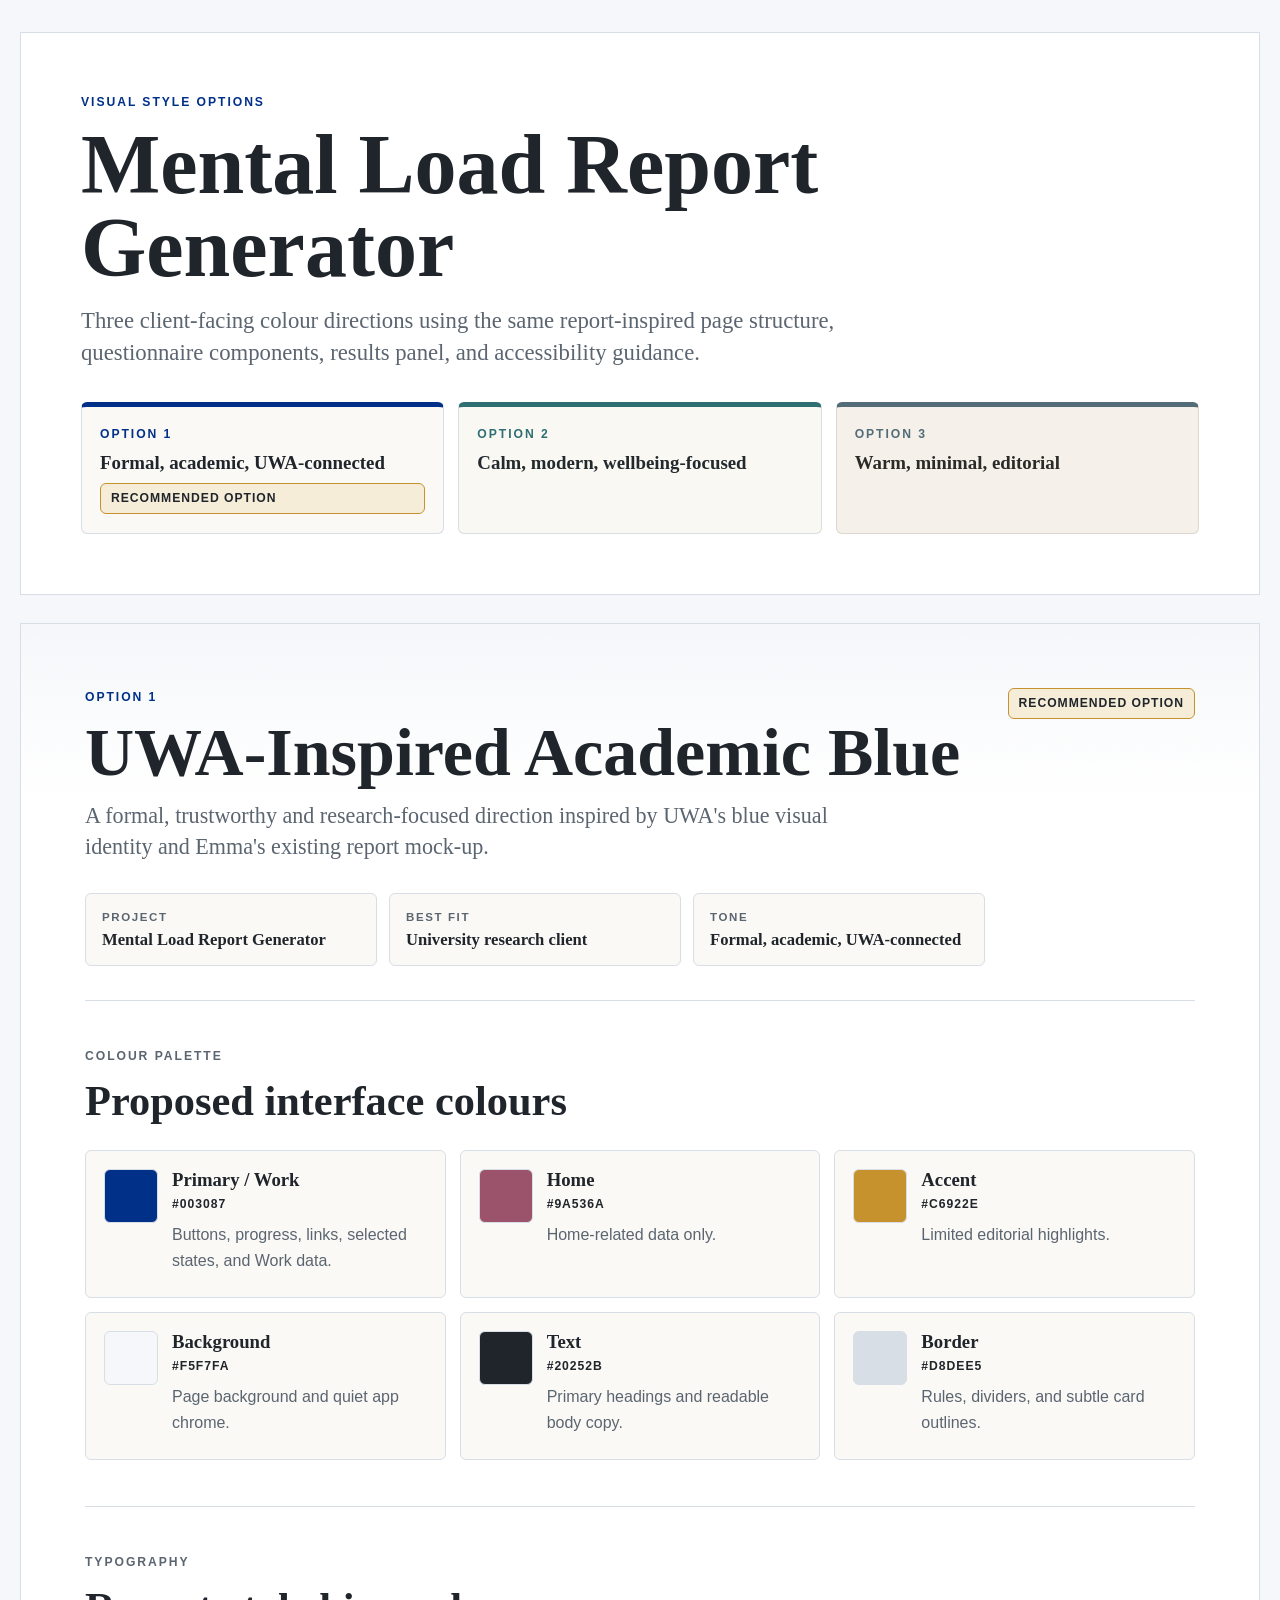
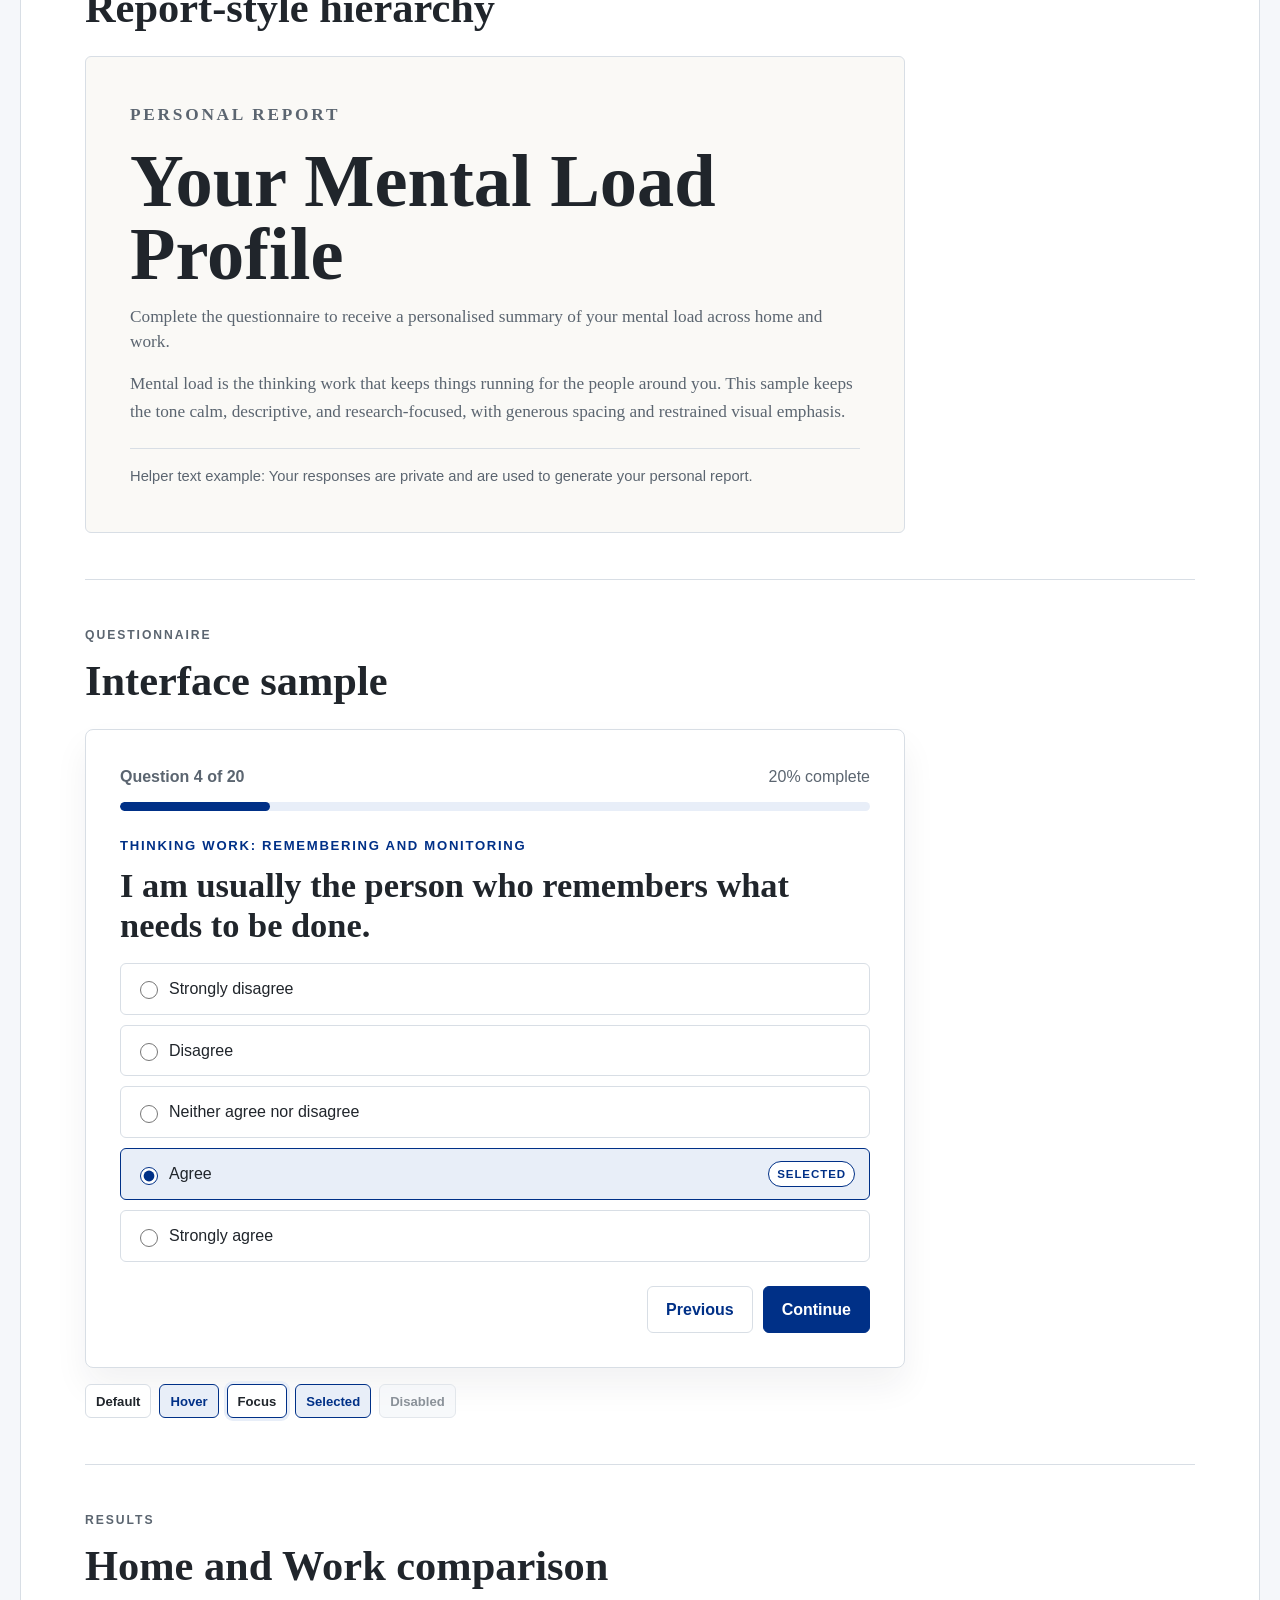
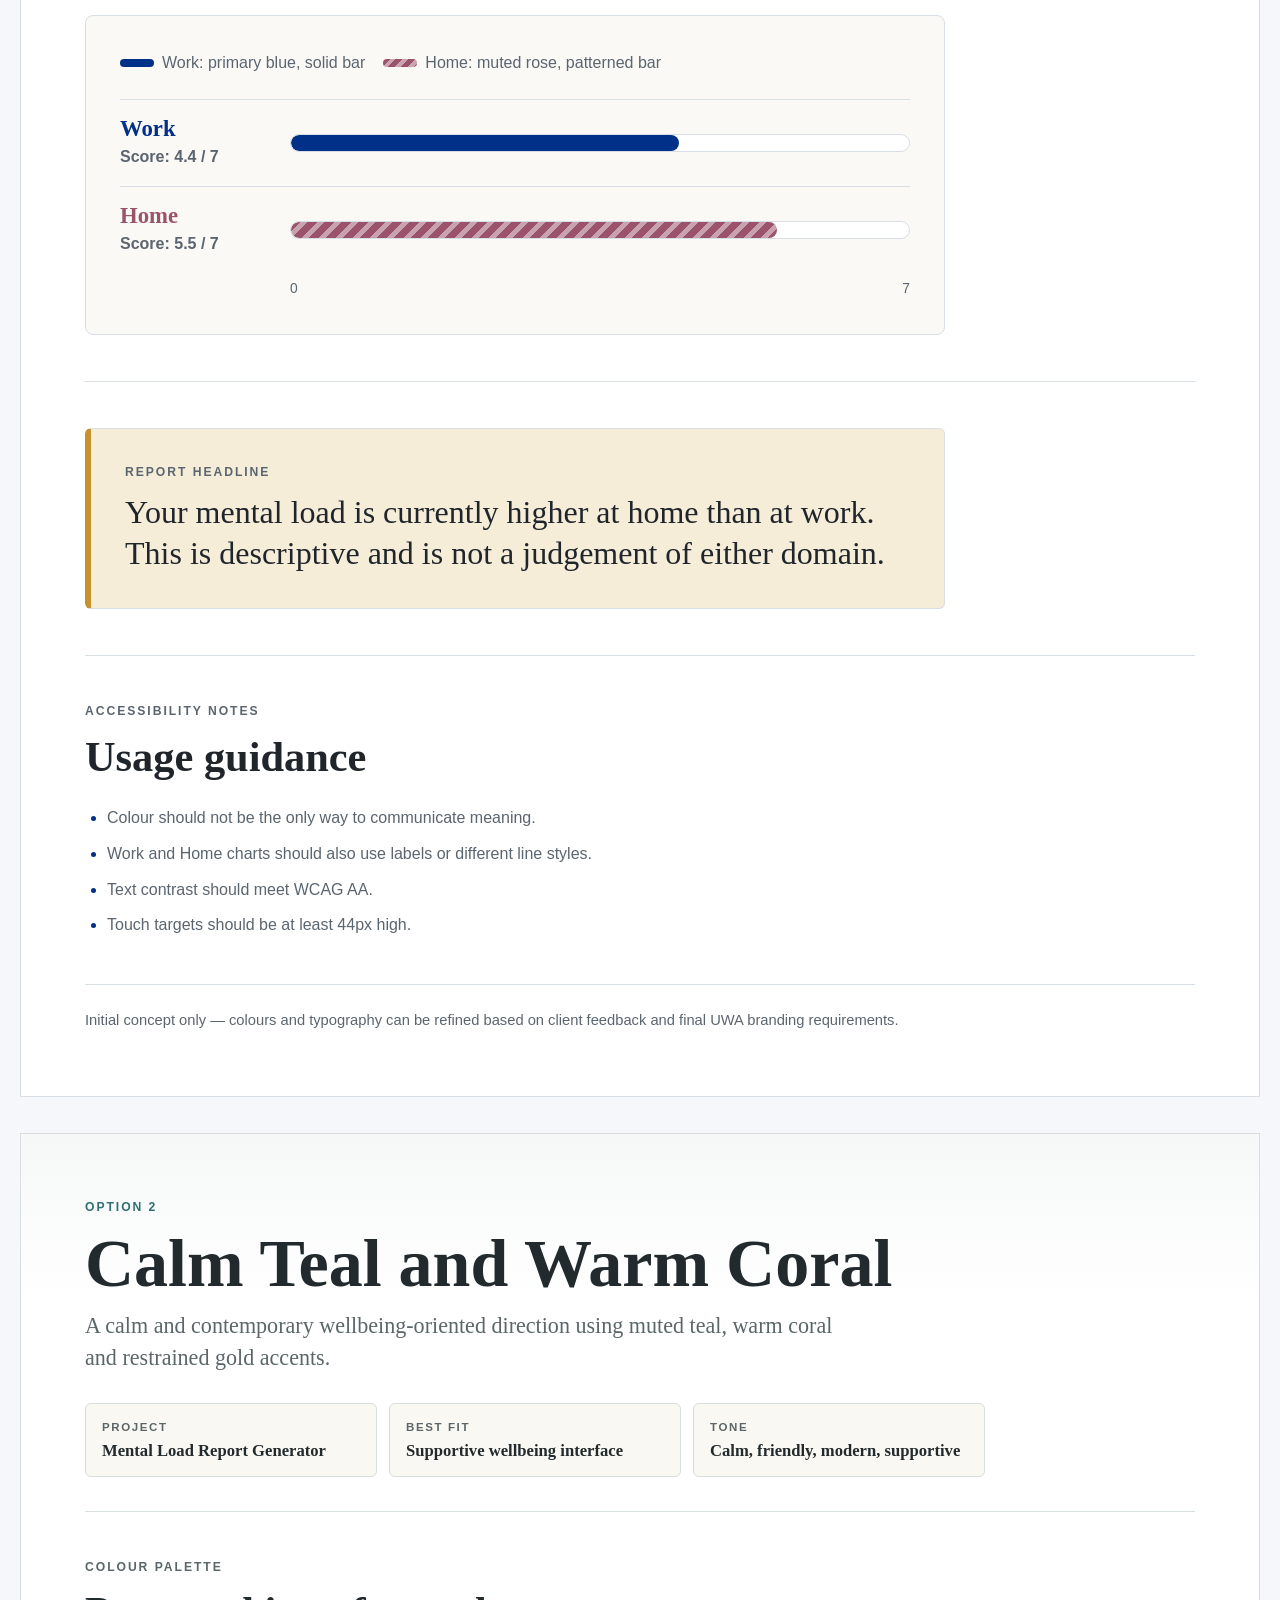
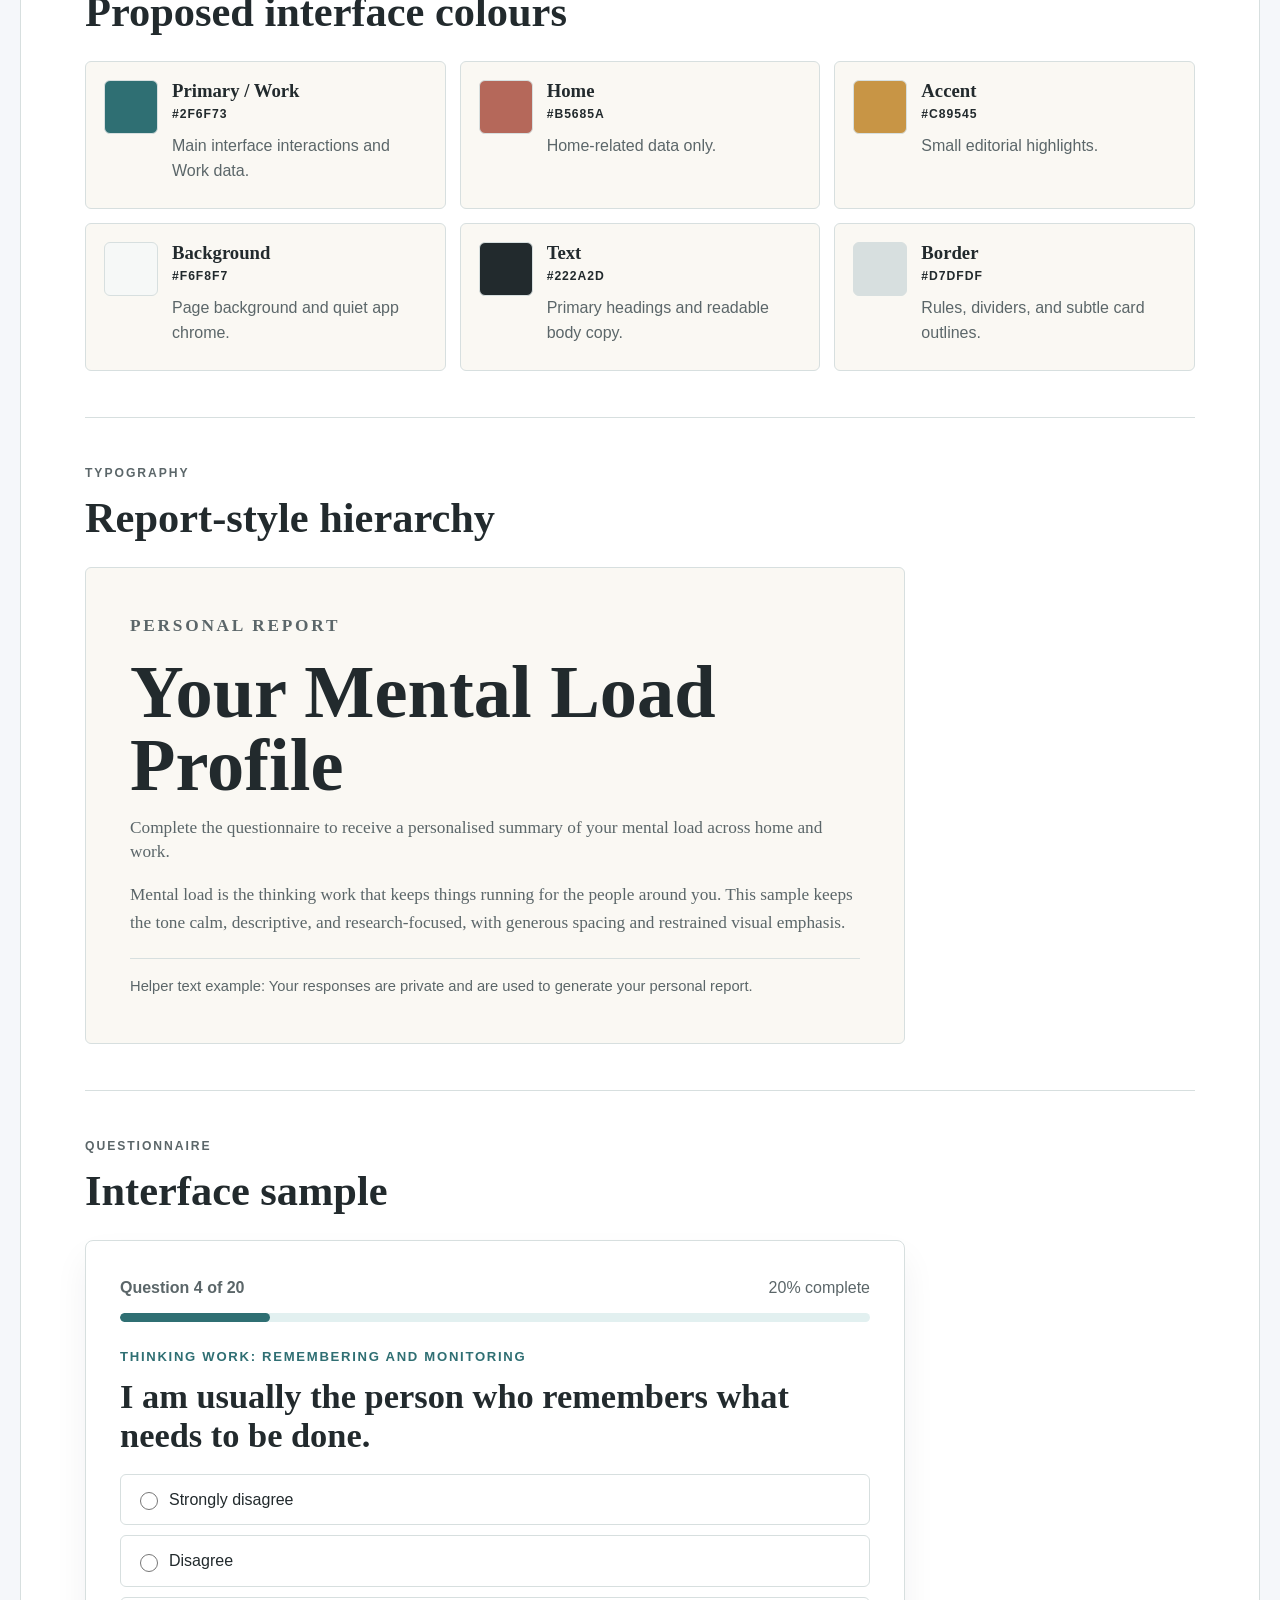
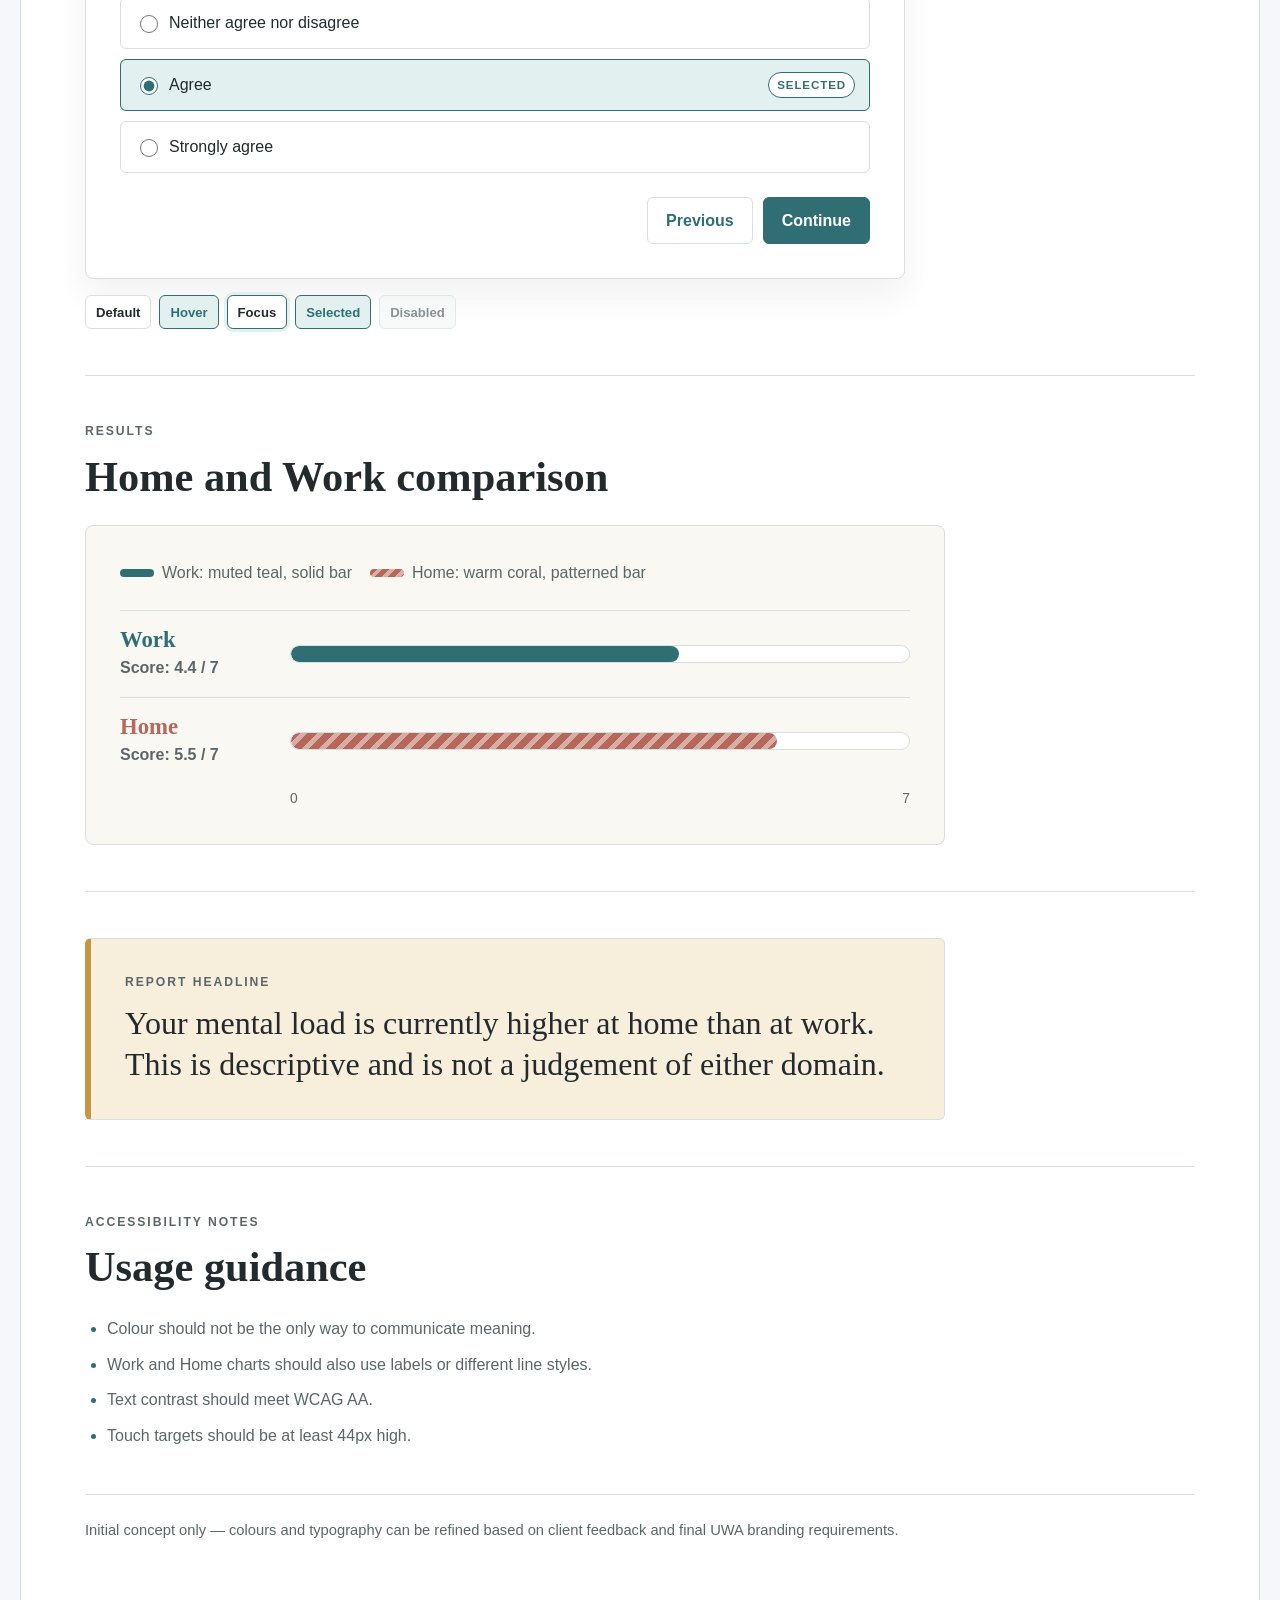
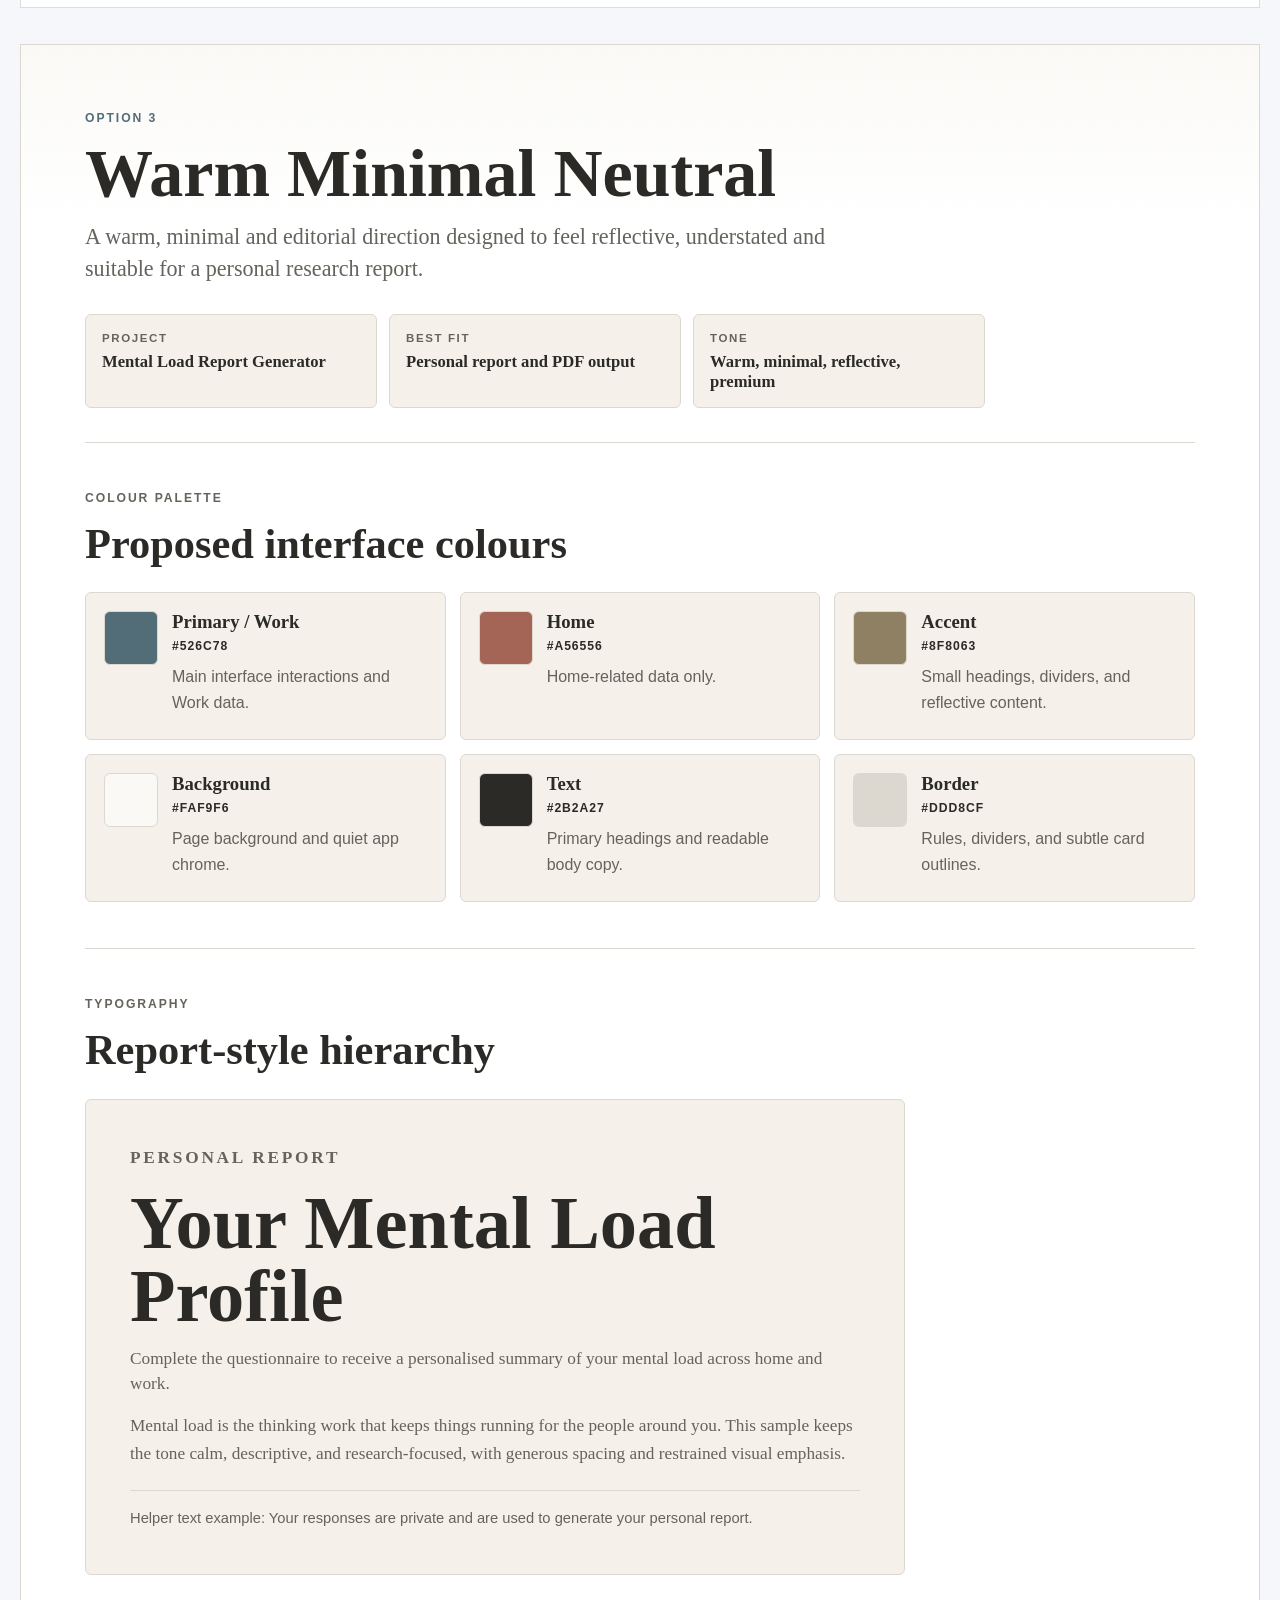
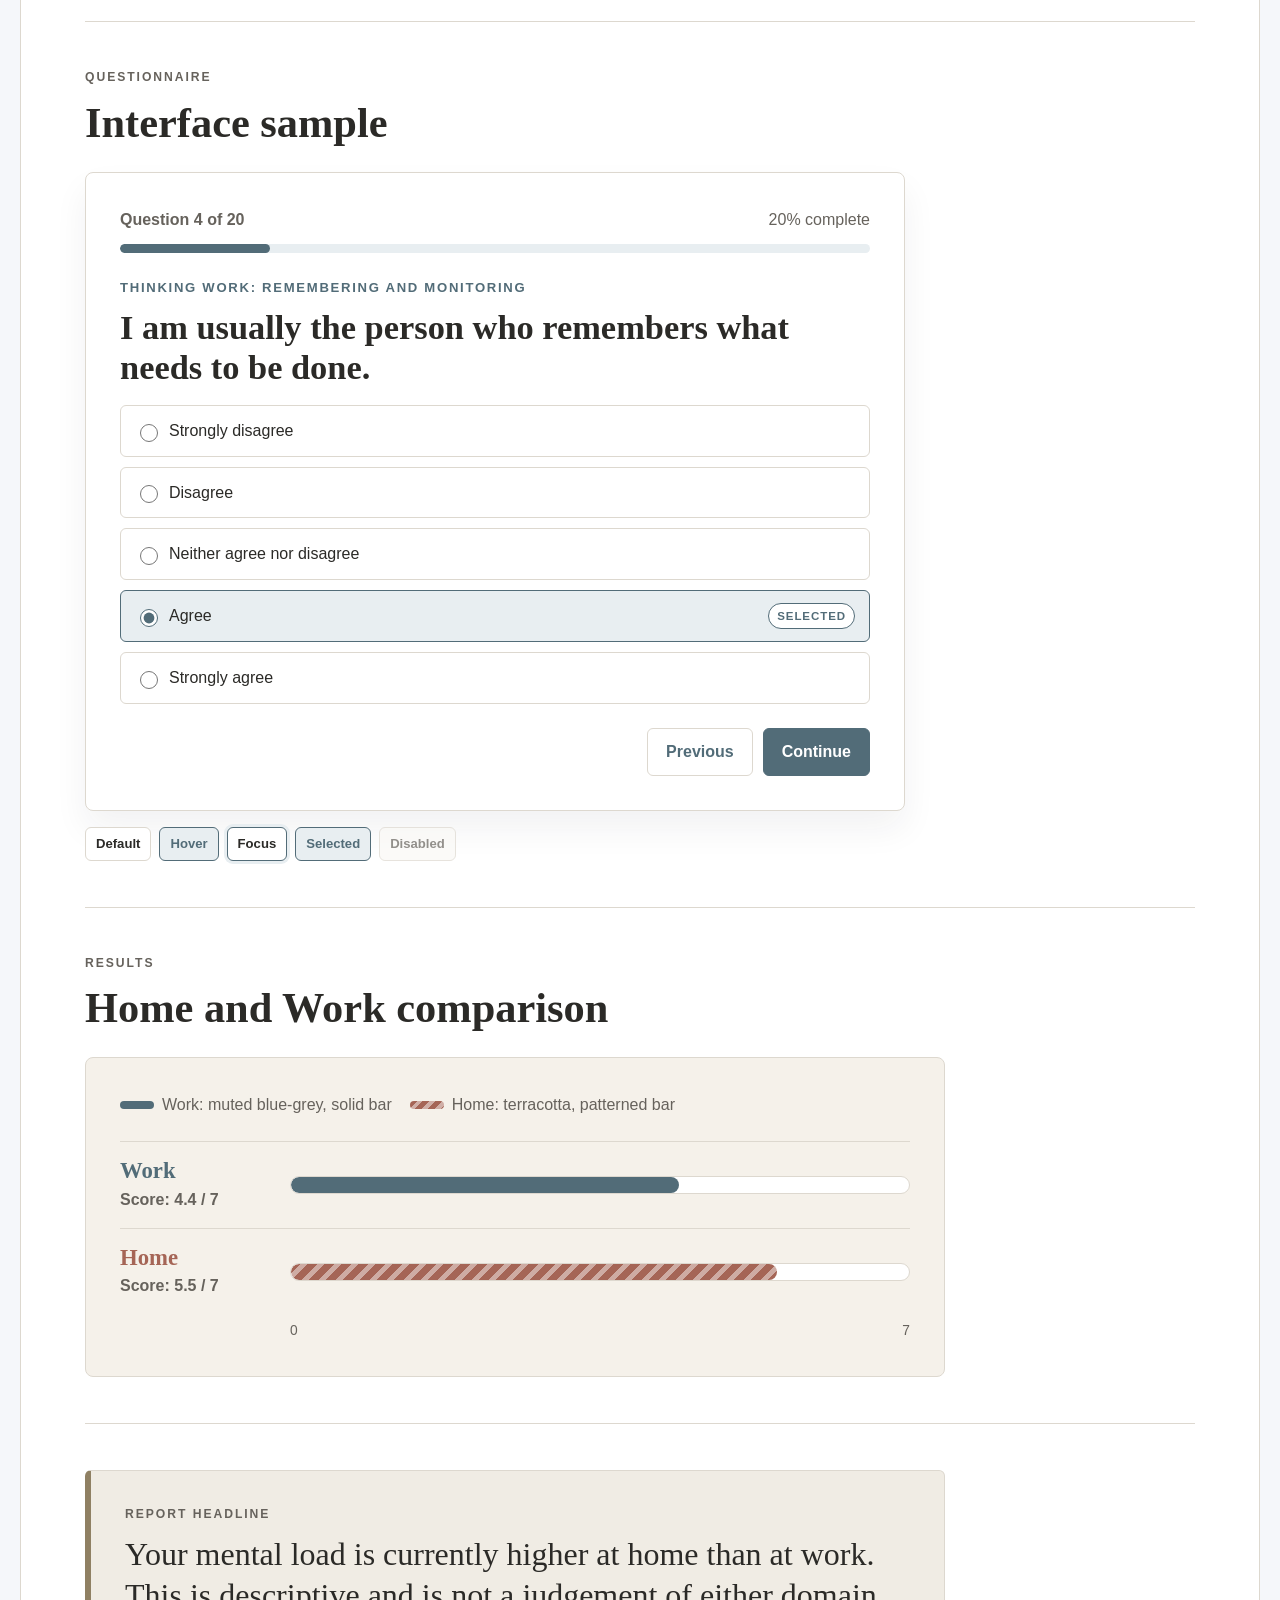
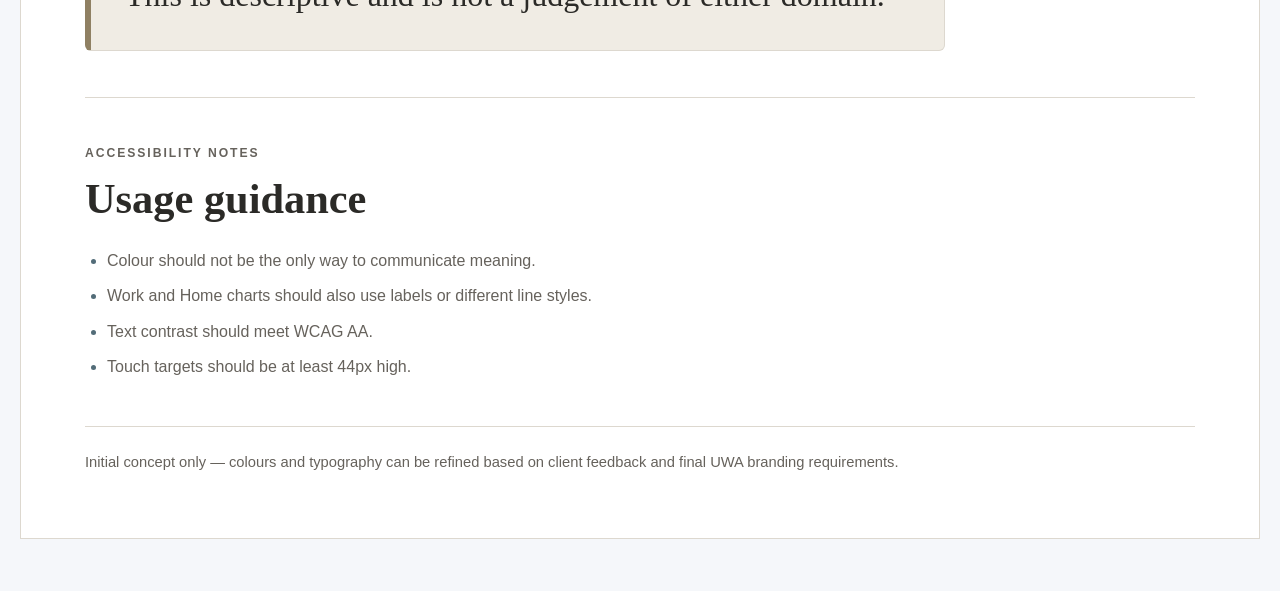
<file: docs/style-options/mental-load-report-generator/index.html>
<!DOCTYPE html>
<html lang="en">
<head>
  <meta charset="UTF-8">
  <meta name="viewport" content="width=device-width, initial-scale=1.0">
  <title>Mental Load Report Generator Visual Style Options</title>
  <link rel="stylesheet" href="styles.css">
</head>
<body>
  <main class="comparison-page">
    <!-- Comparison summary -->
    <section class="comparison-hero" aria-labelledby="comparison-title">
      <p class="option-label">VISUAL STYLE OPTIONS</p>
      <h1 id="comparison-title">Mental Load Report Generator</h1>
      <p class="comparison-intro">
        Three client-facing colour directions using the same report-inspired page structure, questionnaire components, results panel, and accessibility guidance.
      </p>

      <div class="summary-grid" aria-label="Option comparison summary">
        <a class="summary-card theme-option-1" href="option-1.html">
          <span class="summary-kicker">Option 1</span>
          <strong>Formal, academic, UWA-connected</strong>
          <span class="recommended-badge">Recommended Option</span>
        </a>
        <a class="summary-card theme-option-2" href="option-2.html">
          <span class="summary-kicker">Option 2</span>
          <strong>Calm, modern, wellbeing-focused</strong>
        </a>
        <a class="summary-card theme-option-3" href="option-3.html">
          <span class="summary-kicker">Option 3</span>
          <strong>Warm, minimal, editorial</strong>
        </a>
      </div>
    </section>

    <div class="options-stack">
      <article class="style-option theme-option-1" aria-labelledby="option-1-title">
        <!-- Header -->
        <header class="sample-header">
          <div class="option-heading-row">
            <div>
              <p class="option-label">OPTION 1</p>
              <h2 id="option-1-title">UWA-Inspired Academic Blue</h2>
            </div>
            <span class="recommended-badge">Recommended Option</span>
          </div>
          <p class="header-description">
            A formal, trustworthy and research-focused direction inspired by UWA's blue visual identity and Emma's existing report mock-up.
          </p>
          <dl class="header-meta" aria-label="Sample details">
            <div>
              <dt>Project</dt>
              <dd>Mental Load Report Generator</dd>
            </div>
            <div>
              <dt>Best fit</dt>
              <dd>University research client</dd>
            </div>
            <div>
              <dt>Tone</dt>
              <dd>Formal, academic, UWA-connected</dd>
            </div>
          </dl>
        </header>

        <!-- Colour palette -->
        <section class="section-block" aria-labelledby="option-1-palette-title">
          <div class="section-heading">
            <p class="section-label">COLOUR PALETTE</p>
            <h3 id="option-1-palette-title">Proposed interface colours</h3>
          </div>
          <div class="palette-grid">
            <article class="swatch-card">
              <span class="swatch swatch-primary" aria-hidden="true"></span>
              <div>
                <h4>Primary / Work</h4>
                <p class="hex-code">#003087</p>
                <p>Buttons, progress, links, selected states, and Work data.</p>
              </div>
            </article>
            <article class="swatch-card">
              <span class="swatch swatch-home" aria-hidden="true"></span>
              <div>
                <h4>Home</h4>
                <p class="hex-code">#9A536A</p>
                <p>Home-related data only.</p>
              </div>
            </article>
            <article class="swatch-card">
              <span class="swatch swatch-accent" aria-hidden="true"></span>
              <div>
                <h4>Accent</h4>
                <p class="hex-code">#C6922E</p>
                <p>Limited editorial highlights.</p>
              </div>
            </article>
            <article class="swatch-card">
              <span class="swatch swatch-background" aria-hidden="true"></span>
              <div>
                <h4>Background</h4>
                <p class="hex-code">#F5F7FA</p>
                <p>Page background and quiet app chrome.</p>
              </div>
            </article>
            <article class="swatch-card">
              <span class="swatch swatch-text" aria-hidden="true"></span>
              <div>
                <h4>Text</h4>
                <p class="hex-code">#20252B</p>
                <p>Primary headings and readable body copy.</p>
              </div>
            </article>
            <article class="swatch-card">
              <span class="swatch swatch-border" aria-hidden="true"></span>
              <div>
                <h4>Border</h4>
                <p class="hex-code">#D8DEE5</p>
                <p>Rules, dividers, and subtle card outlines.</p>
              </div>
            </article>
          </div>
        </section>

        <!-- Typography sample -->
        <section class="section-block typography-sample" aria-labelledby="option-1-type-title">
          <div class="section-heading">
            <p class="section-label">TYPOGRAPHY</p>
            <h3 id="option-1-type-title">Report-style hierarchy</h3>
          </div>
          <div class="report-type-panel">
            <p class="report-label">PERSONAL REPORT</p>
            <h3>Your Mental Load Profile</h3>
            <p class="report-subheading">
              Complete the questionnaire to receive a personalised summary of your mental load across home and work.
            </p>
            <p>
              Mental load is the thinking work that keeps things running for the people around you. This sample keeps the tone calm, descriptive, and research-focused, with generous spacing and restrained visual emphasis.
            </p>
            <p class="helper-text">
              Helper text example: Your responses are private and are used to generate your personal report.
            </p>
          </div>
        </section>

        <!-- Questionnaire mock-up -->
        <section class="section-block" aria-labelledby="option-1-questionnaire-title">
          <div class="section-heading">
            <p class="section-label">QUESTIONNAIRE</p>
            <h3 id="option-1-questionnaire-title">Interface sample</h3>
          </div>
          <article class="questionnaire-card" aria-labelledby="option-1-question-title">
            <div class="question-meta">
              <p><strong>Question 4 of 20</strong></p>
              <p aria-label="Progress">20% complete</p>
            </div>
            <div class="progress-track" aria-hidden="true">
              <span class="progress-fill"></span>
            </div>
            <p class="question-kicker">Thinking work: remembering and monitoring</p>
            <fieldset class="question-fieldset">
              <legend id="option-1-question-title">
                I am usually the person who remembers what needs to be done.
              </legend>
              <div class="likert-list" role="radiogroup" aria-label="Question 4 answers">
                <label class="likert-option">
                  <input type="radio" name="option-1-q4" value="strongly-disagree">
                  <span class="option-text">Strongly disagree</span>
                </label>
                <label class="likert-option">
                  <input type="radio" name="option-1-q4" value="disagree">
                  <span class="option-text">Disagree</span>
                </label>
                <label class="likert-option">
                  <input type="radio" name="option-1-q4" value="neither">
                  <span class="option-text">Neither agree nor disagree</span>
                </label>
                <label class="likert-option is-selected">
                  <input type="radio" name="option-1-q4" value="agree" checked>
                  <span class="option-text">Agree</span>
                  <span class="selected-tag">Selected</span>
                </label>
                <label class="likert-option">
                  <input type="radio" name="option-1-q4" value="strongly-agree">
                  <span class="option-text">Strongly agree</span>
                </label>
              </div>
            </fieldset>
            <div class="button-row">
              <button class="button button-secondary" type="button">Previous</button>
              <button class="button button-primary" type="button">Continue</button>
            </div>
          </article>
          <div class="state-strip" aria-label="Interface state examples">
            <span class="state-pill">Default</span>
            <span class="state-pill state-hover">Hover</span>
            <span class="state-pill state-focus">Focus</span>
            <span class="state-pill state-selected">Selected</span>
            <span class="state-pill state-disabled" aria-disabled="true">Disabled</span>
          </div>
        </section>

        <!-- Results mock-up -->
        <section class="section-block" aria-labelledby="option-1-results-title">
          <div class="section-heading">
            <p class="section-label">RESULTS</p>
            <h3 id="option-1-results-title">Home and Work comparison</h3>
          </div>
          <article class="results-panel" aria-label="Mental load score comparison">
            <div class="result-legend" aria-label="Chart legend">
              <span><i class="legend-line work-line" aria-hidden="true"></i>Work: primary blue, solid bar</span>
              <span><i class="legend-line home-line" aria-hidden="true"></i>Home: muted rose, patterned bar</span>
            </div>
            <div class="result-row work-row">
              <div class="result-copy">
                <h4>Work</h4>
                <p>Score: 4.4 / 7</p>
              </div>
              <div class="score-track" aria-hidden="true">
                <span class="score-fill work-fill" style="--score-width: 62.857%;"></span>
              </div>
            </div>
            <div class="result-row home-row">
              <div class="result-copy">
                <h4>Home</h4>
                <p>Score: 5.5 / 7</p>
              </div>
              <div class="score-track" aria-hidden="true">
                <span class="score-fill home-fill" style="--score-width: 78.571%;"></span>
              </div>
            </div>
            <div class="score-scale" aria-hidden="true">
              <span>0</span>
              <span>7</span>
            </div>
          </article>
        </section>

        <!-- Headline card -->
        <section class="section-block" aria-labelledby="option-1-headline-title">
          <div class="headline-card">
            <p class="headline-label" id="option-1-headline-title">REPORT HEADLINE</p>
            <p>
              Your mental load is currently higher at home than at work. This is descriptive and is not a judgement of either domain.
            </p>
          </div>
        </section>

        <!-- Accessibility notes -->
        <section class="section-block accessibility-notes" aria-labelledby="option-1-accessibility-title">
          <div class="section-heading">
            <p class="section-label">ACCESSIBILITY NOTES</p>
            <h3 id="option-1-accessibility-title">Usage guidance</h3>
          </div>
          <ul>
            <li>Colour should not be the only way to communicate meaning.</li>
            <li>Work and Home charts should also use labels or different line styles.</li>
            <li>Text contrast should meet WCAG AA.</li>
            <li>Touch targets should be at least 44px high.</li>
          </ul>
        </section>
        <p class="concept-note">Initial concept only — colours and typography can be refined based on client feedback and final UWA branding requirements.</p>
      </article>

      <article class="style-option theme-option-2" aria-labelledby="option-2-title">
        <!-- Header -->
        <header class="sample-header">
          <div class="option-heading-row">
            <div>
              <p class="option-label">OPTION 2</p>
              <h2 id="option-2-title">Calm Teal and Warm Coral</h2>
            </div>
          </div>
          <p class="header-description">
            A calm and contemporary wellbeing-oriented direction using muted teal, warm coral and restrained gold accents.
          </p>
          <dl class="header-meta" aria-label="Sample details">
            <div>
              <dt>Project</dt>
              <dd>Mental Load Report Generator</dd>
            </div>
            <div>
              <dt>Best fit</dt>
              <dd>Supportive wellbeing interface</dd>
            </div>
            <div>
              <dt>Tone</dt>
              <dd>Calm, friendly, modern, supportive</dd>
            </div>
          </dl>
        </header>

        <!-- Colour palette -->
        <section class="section-block" aria-labelledby="option-2-palette-title">
          <div class="section-heading">
            <p class="section-label">COLOUR PALETTE</p>
            <h3 id="option-2-palette-title">Proposed interface colours</h3>
          </div>
          <div class="palette-grid">
            <article class="swatch-card">
              <span class="swatch swatch-primary" aria-hidden="true"></span>
              <div>
                <h4>Primary / Work</h4>
                <p class="hex-code">#2F6F73</p>
                <p>Main interface interactions and Work data.</p>
              </div>
            </article>
            <article class="swatch-card">
              <span class="swatch swatch-home" aria-hidden="true"></span>
              <div>
                <h4>Home</h4>
                <p class="hex-code">#B5685A</p>
                <p>Home-related data only.</p>
              </div>
            </article>
            <article class="swatch-card">
              <span class="swatch swatch-accent" aria-hidden="true"></span>
              <div>
                <h4>Accent</h4>
                <p class="hex-code">#C89545</p>
                <p>Small editorial highlights.</p>
              </div>
            </article>
            <article class="swatch-card">
              <span class="swatch swatch-background" aria-hidden="true"></span>
              <div>
                <h4>Background</h4>
                <p class="hex-code">#F6F8F7</p>
                <p>Page background and quiet app chrome.</p>
              </div>
            </article>
            <article class="swatch-card">
              <span class="swatch swatch-text" aria-hidden="true"></span>
              <div>
                <h4>Text</h4>
                <p class="hex-code">#222A2D</p>
                <p>Primary headings and readable body copy.</p>
              </div>
            </article>
            <article class="swatch-card">
              <span class="swatch swatch-border" aria-hidden="true"></span>
              <div>
                <h4>Border</h4>
                <p class="hex-code">#D7DFDF</p>
                <p>Rules, dividers, and subtle card outlines.</p>
              </div>
            </article>
          </div>
        </section>

        <!-- Typography sample -->
        <section class="section-block typography-sample" aria-labelledby="option-2-type-title">
          <div class="section-heading">
            <p class="section-label">TYPOGRAPHY</p>
            <h3 id="option-2-type-title">Report-style hierarchy</h3>
          </div>
          <div class="report-type-panel">
            <p class="report-label">PERSONAL REPORT</p>
            <h3>Your Mental Load Profile</h3>
            <p class="report-subheading">
              Complete the questionnaire to receive a personalised summary of your mental load across home and work.
            </p>
            <p>
              Mental load is the thinking work that keeps things running for the people around you. This sample keeps the tone calm, descriptive, and research-focused, with generous spacing and restrained visual emphasis.
            </p>
            <p class="helper-text">
              Helper text example: Your responses are private and are used to generate your personal report.
            </p>
          </div>
        </section>

        <!-- Questionnaire mock-up -->
        <section class="section-block" aria-labelledby="option-2-questionnaire-title">
          <div class="section-heading">
            <p class="section-label">QUESTIONNAIRE</p>
            <h3 id="option-2-questionnaire-title">Interface sample</h3>
          </div>
          <article class="questionnaire-card" aria-labelledby="option-2-question-title">
            <div class="question-meta">
              <p><strong>Question 4 of 20</strong></p>
              <p aria-label="Progress">20% complete</p>
            </div>
            <div class="progress-track" aria-hidden="true">
              <span class="progress-fill"></span>
            </div>
            <p class="question-kicker">Thinking work: remembering and monitoring</p>
            <fieldset class="question-fieldset">
              <legend id="option-2-question-title">
                I am usually the person who remembers what needs to be done.
              </legend>
              <div class="likert-list" role="radiogroup" aria-label="Question 4 answers">
                <label class="likert-option">
                  <input type="radio" name="option-2-q4" value="strongly-disagree">
                  <span class="option-text">Strongly disagree</span>
                </label>
                <label class="likert-option">
                  <input type="radio" name="option-2-q4" value="disagree">
                  <span class="option-text">Disagree</span>
                </label>
                <label class="likert-option">
                  <input type="radio" name="option-2-q4" value="neither">
                  <span class="option-text">Neither agree nor disagree</span>
                </label>
                <label class="likert-option is-selected">
                  <input type="radio" name="option-2-q4" value="agree" checked>
                  <span class="option-text">Agree</span>
                  <span class="selected-tag">Selected</span>
                </label>
                <label class="likert-option">
                  <input type="radio" name="option-2-q4" value="strongly-agree">
                  <span class="option-text">Strongly agree</span>
                </label>
              </div>
            </fieldset>
            <div class="button-row">
              <button class="button button-secondary" type="button">Previous</button>
              <button class="button button-primary" type="button">Continue</button>
            </div>
          </article>
          <div class="state-strip" aria-label="Interface state examples">
            <span class="state-pill">Default</span>
            <span class="state-pill state-hover">Hover</span>
            <span class="state-pill state-focus">Focus</span>
            <span class="state-pill state-selected">Selected</span>
            <span class="state-pill state-disabled" aria-disabled="true">Disabled</span>
          </div>
        </section>

        <!-- Results mock-up -->
        <section class="section-block" aria-labelledby="option-2-results-title">
          <div class="section-heading">
            <p class="section-label">RESULTS</p>
            <h3 id="option-2-results-title">Home and Work comparison</h3>
          </div>
          <article class="results-panel" aria-label="Mental load score comparison">
            <div class="result-legend" aria-label="Chart legend">
              <span><i class="legend-line work-line" aria-hidden="true"></i>Work: muted teal, solid bar</span>
              <span><i class="legend-line home-line" aria-hidden="true"></i>Home: warm coral, patterned bar</span>
            </div>
            <div class="result-row work-row">
              <div class="result-copy">
                <h4>Work</h4>
                <p>Score: 4.4 / 7</p>
              </div>
              <div class="score-track" aria-hidden="true">
                <span class="score-fill work-fill" style="--score-width: 62.857%;"></span>
              </div>
            </div>
            <div class="result-row home-row">
              <div class="result-copy">
                <h4>Home</h4>
                <p>Score: 5.5 / 7</p>
              </div>
              <div class="score-track" aria-hidden="true">
                <span class="score-fill home-fill" style="--score-width: 78.571%;"></span>
              </div>
            </div>
            <div class="score-scale" aria-hidden="true">
              <span>0</span>
              <span>7</span>
            </div>
          </article>
        </section>

        <!-- Headline card -->
        <section class="section-block" aria-labelledby="option-2-headline-title">
          <div class="headline-card">
            <p class="headline-label" id="option-2-headline-title">REPORT HEADLINE</p>
            <p>
              Your mental load is currently higher at home than at work. This is descriptive and is not a judgement of either domain.
            </p>
          </div>
        </section>

        <!-- Accessibility notes -->
        <section class="section-block accessibility-notes" aria-labelledby="option-2-accessibility-title">
          <div class="section-heading">
            <p class="section-label">ACCESSIBILITY NOTES</p>
            <h3 id="option-2-accessibility-title">Usage guidance</h3>
          </div>
          <ul>
            <li>Colour should not be the only way to communicate meaning.</li>
            <li>Work and Home charts should also use labels or different line styles.</li>
            <li>Text contrast should meet WCAG AA.</li>
            <li>Touch targets should be at least 44px high.</li>
          </ul>
        </section>
        <p class="concept-note">Initial concept only — colours and typography can be refined based on client feedback and final UWA branding requirements.</p>
      </article>

      <article class="style-option theme-option-3" aria-labelledby="option-3-title">
        <!-- Header -->
        <header class="sample-header">
          <div class="option-heading-row">
            <div>
              <p class="option-label">OPTION 3</p>
              <h2 id="option-3-title">Warm Minimal Neutral</h2>
            </div>
          </div>
          <p class="header-description">
            A warm, minimal and editorial direction designed to feel reflective, understated and suitable for a personal research report.
          </p>
          <dl class="header-meta" aria-label="Sample details">
            <div>
              <dt>Project</dt>
              <dd>Mental Load Report Generator</dd>
            </div>
            <div>
              <dt>Best fit</dt>
              <dd>Personal report and PDF output</dd>
            </div>
            <div>
              <dt>Tone</dt>
              <dd>Warm, minimal, reflective, premium</dd>
            </div>
          </dl>
        </header>

        <!-- Colour palette -->
        <section class="section-block" aria-labelledby="option-3-palette-title">
          <div class="section-heading">
            <p class="section-label">COLOUR PALETTE</p>
            <h3 id="option-3-palette-title">Proposed interface colours</h3>
          </div>
          <div class="palette-grid">
            <article class="swatch-card">
              <span class="swatch swatch-primary" aria-hidden="true"></span>
              <div>
                <h4>Primary / Work</h4>
                <p class="hex-code">#526C78</p>
                <p>Main interface interactions and Work data.</p>
              </div>
            </article>
            <article class="swatch-card">
              <span class="swatch swatch-home" aria-hidden="true"></span>
              <div>
                <h4>Home</h4>
                <p class="hex-code">#A56556</p>
                <p>Home-related data only.</p>
              </div>
            </article>
            <article class="swatch-card">
              <span class="swatch swatch-accent" aria-hidden="true"></span>
              <div>
                <h4>Accent</h4>
                <p class="hex-code">#8F8063</p>
                <p>Small headings, dividers, and reflective content.</p>
              </div>
            </article>
            <article class="swatch-card">
              <span class="swatch swatch-background" aria-hidden="true"></span>
              <div>
                <h4>Background</h4>
                <p class="hex-code">#FAF9F6</p>
                <p>Page background and quiet app chrome.</p>
              </div>
            </article>
            <article class="swatch-card">
              <span class="swatch swatch-text" aria-hidden="true"></span>
              <div>
                <h4>Text</h4>
                <p class="hex-code">#2B2A27</p>
                <p>Primary headings and readable body copy.</p>
              </div>
            </article>
            <article class="swatch-card">
              <span class="swatch swatch-border" aria-hidden="true"></span>
              <div>
                <h4>Border</h4>
                <p class="hex-code">#DDD8CF</p>
                <p>Rules, dividers, and subtle card outlines.</p>
              </div>
            </article>
          </div>
        </section>

        <!-- Typography sample -->
        <section class="section-block typography-sample" aria-labelledby="option-3-type-title">
          <div class="section-heading">
            <p class="section-label">TYPOGRAPHY</p>
            <h3 id="option-3-type-title">Report-style hierarchy</h3>
          </div>
          <div class="report-type-panel">
            <p class="report-label">PERSONAL REPORT</p>
            <h3>Your Mental Load Profile</h3>
            <p class="report-subheading">
              Complete the questionnaire to receive a personalised summary of your mental load across home and work.
            </p>
            <p>
              Mental load is the thinking work that keeps things running for the people around you. This sample keeps the tone calm, descriptive, and research-focused, with generous spacing and restrained visual emphasis.
            </p>
            <p class="helper-text">
              Helper text example: Your responses are private and are used to generate your personal report.
            </p>
          </div>
        </section>

        <!-- Questionnaire mock-up -->
        <section class="section-block" aria-labelledby="option-3-questionnaire-title">
          <div class="section-heading">
            <p class="section-label">QUESTIONNAIRE</p>
            <h3 id="option-3-questionnaire-title">Interface sample</h3>
          </div>
          <article class="questionnaire-card" aria-labelledby="option-3-question-title">
            <div class="question-meta">
              <p><strong>Question 4 of 20</strong></p>
              <p aria-label="Progress">20% complete</p>
            </div>
            <div class="progress-track" aria-hidden="true">
              <span class="progress-fill"></span>
            </div>
            <p class="question-kicker">Thinking work: remembering and monitoring</p>
            <fieldset class="question-fieldset">
              <legend id="option-3-question-title">
                I am usually the person who remembers what needs to be done.
              </legend>
              <div class="likert-list" role="radiogroup" aria-label="Question 4 answers">
                <label class="likert-option">
                  <input type="radio" name="option-3-q4" value="strongly-disagree">
                  <span class="option-text">Strongly disagree</span>
                </label>
                <label class="likert-option">
                  <input type="radio" name="option-3-q4" value="disagree">
                  <span class="option-text">Disagree</span>
                </label>
                <label class="likert-option">
                  <input type="radio" name="option-3-q4" value="neither">
                  <span class="option-text">Neither agree nor disagree</span>
                </label>
                <label class="likert-option is-selected">
                  <input type="radio" name="option-3-q4" value="agree" checked>
                  <span class="option-text">Agree</span>
                  <span class="selected-tag">Selected</span>
                </label>
                <label class="likert-option">
                  <input type="radio" name="option-3-q4" value="strongly-agree">
                  <span class="option-text">Strongly agree</span>
                </label>
              </div>
            </fieldset>
            <div class="button-row">
              <button class="button button-secondary" type="button">Previous</button>
              <button class="button button-primary" type="button">Continue</button>
            </div>
          </article>
          <div class="state-strip" aria-label="Interface state examples">
            <span class="state-pill">Default</span>
            <span class="state-pill state-hover">Hover</span>
            <span class="state-pill state-focus">Focus</span>
            <span class="state-pill state-selected">Selected</span>
            <span class="state-pill state-disabled" aria-disabled="true">Disabled</span>
          </div>
        </section>

        <!-- Results mock-up -->
        <section class="section-block" aria-labelledby="option-3-results-title">
          <div class="section-heading">
            <p class="section-label">RESULTS</p>
            <h3 id="option-3-results-title">Home and Work comparison</h3>
          </div>
          <article class="results-panel" aria-label="Mental load score comparison">
            <div class="result-legend" aria-label="Chart legend">
              <span><i class="legend-line work-line" aria-hidden="true"></i>Work: muted blue-grey, solid bar</span>
              <span><i class="legend-line home-line" aria-hidden="true"></i>Home: terracotta, patterned bar</span>
            </div>
            <div class="result-row work-row">
              <div class="result-copy">
                <h4>Work</h4>
                <p>Score: 4.4 / 7</p>
              </div>
              <div class="score-track" aria-hidden="true">
                <span class="score-fill work-fill" style="--score-width: 62.857%;"></span>
              </div>
            </div>
            <div class="result-row home-row">
              <div class="result-copy">
                <h4>Home</h4>
                <p>Score: 5.5 / 7</p>
              </div>
              <div class="score-track" aria-hidden="true">
                <span class="score-fill home-fill" style="--score-width: 78.571%;"></span>
              </div>
            </div>
            <div class="score-scale" aria-hidden="true">
              <span>0</span>
              <span>7</span>
            </div>
          </article>
        </section>

        <!-- Headline card -->
        <section class="section-block" aria-labelledby="option-3-headline-title">
          <div class="headline-card">
            <p class="headline-label" id="option-3-headline-title">REPORT HEADLINE</p>
            <p>
              Your mental load is currently higher at home than at work. This is descriptive and is not a judgement of either domain.
            </p>
          </div>
        </section>

        <!-- Accessibility notes -->
        <section class="section-block accessibility-notes" aria-labelledby="option-3-accessibility-title">
          <div class="section-heading">
            <p class="section-label">ACCESSIBILITY NOTES</p>
            <h3 id="option-3-accessibility-title">Usage guidance</h3>
          </div>
          <ul>
            <li>Colour should not be the only way to communicate meaning.</li>
            <li>Work and Home charts should also use labels or different line styles.</li>
            <li>Text contrast should meet WCAG AA.</li>
            <li>Touch targets should be at least 44px high.</li>
          </ul>
        </section>
        <p class="concept-note">Initial concept only — colours and typography can be refined based on client feedback and final UWA branding requirements.</p>
      </article>
    </div>
  </main>
</body>
</html>
</file>
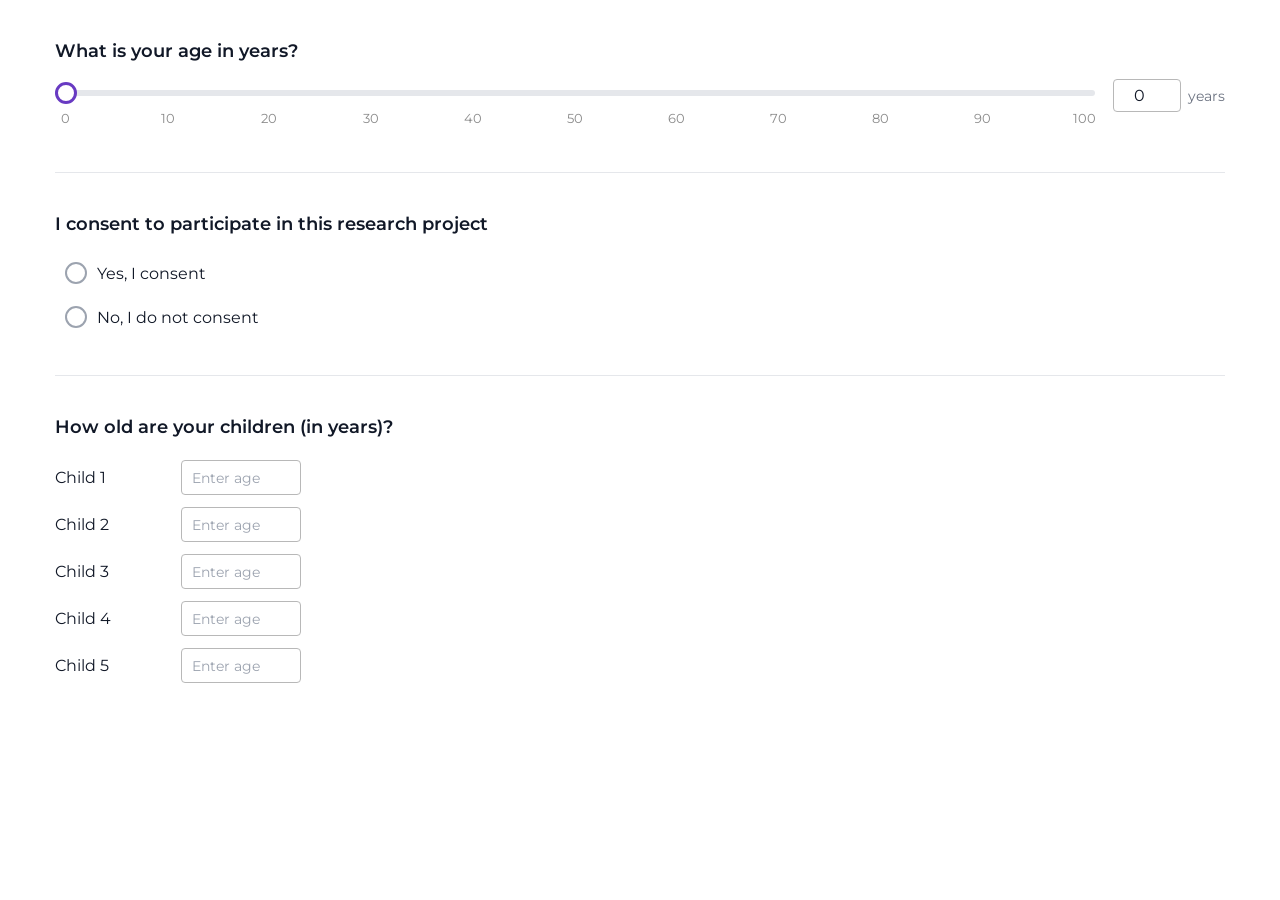
<file: mock_questions.html>
<!DOCTYPE html>
<html lang="en">

<head>
    <meta charset="UTF-8">

    <meta
        name="viewport"
        content="width=device-width, initial-scale=1.0"
    >

    <title>Age Slider Example</title>

    
    <link rel="preconnect" href="https://fonts.googleapis.com">

    <link
        rel="preconnect"
        href="https://fonts.gstatic.com"
        crossorigin
    >

    <link
        href="https://fonts.googleapis.com/css2?family=Montserrat:wght@400;600;700&display=swap"
        rel="stylesheet"
    >

    
    <link rel="stylesheet" href="mock_questions.css">

    <script src="mock_questions.js" defer></script>
</head>

<body>

    <main class="survey-container">
        <!-- =========================
        QUESTION: What is your age in years?
        ========================= -->
        <section class="age-question">
            <!-- Question label -->
            <label
                for="age-slider"
                class="age-question-label"
            >
                What is your age in years?
            </label>

            <div class="age-control-row">

                <!-- Slider and scale -->
                <div class="age-slider-section">
                    <!-- Slider from 0 to 100 -->
                    <input
                        type="range"
                        id="age-slider"
                        name="age-slider"
                        min="0"
                        max="100"
                        step="1"
                        value="0"
                    >
                    <!-- Age scale labels -->
                    <div class="age-scale">
                        <span>0</span>
                        <span>10</span>
                        <span>20</span>
                        <span>30</span>
                        <span>40</span>
                        <span>50</span>
                        <span>60</span>
                        <span>70</span>
                        <span>80</span>
                        <span>90</span>
                        <span>100</span>
                    </div>

                </div>

                
                <div class="age-entry">
                    <!-- Number input for age -->
                    <input
                        type="number"
                        id="age-number"
                        name="age"
                        min="0"
                        max="100"
                        value="0"
                        aria-label="Enter your age in years"
                    >

                    <span>years</span>

                </div>

            </div>

        </section>

            <!-- Divider line -->
            <hr class="question-divider">

            <!-- =========================
            QUESTION: Do you consent to participate in this research project?
            ========================= -->

            <section class="consent-question">

            <!-- Consent question -->
            <p class="consent-question-label">
                I consent to participate in this research project
            </p>

            <!-- Consent options -->
            <div class="consent-options">

                <!-- Yes option -->
                <label class="consent-option">

                    <input
                        type="radio"
                        name="consent"
                        value="yes"
                    >

                    <span class="custom-radio"></span>

                    <span class="consent-text">
                        Yes, I consent
                    </span>

                </label>


                <!-- No option -->
                <label class="consent-option">

                    <input
                        type="radio"
                        name="consent"
                        value="no"
                    >

                    <span class="custom-radio"></span>

                    <span class="consent-text">
                        No, I do not consent
                    </span>

                </label>

            </div>

        </section>
    
        <!-- Divider line -->
        <hr class="question-divider">

        <!-- =========================
        QUESTION: How old are your children (in years)?
        ========================= -->

        <!--
        TODO:
        When the full survey is implemented, only show the same number
        of child age inputs as the number of children entered earlier.
        -->

        <!-- Children age question -->
        <section class="children-age-question">

            <!-- Question text -->
            <p class="children-age-label">
                How old are your children (in years)?
            </p>

            <!-- Child 1 -->
            <div class="child-age-row">
                <label for="child-1-age">
                    Child 1
                </label>

                <input
                    type="number"
                    id="child-1-age"
                    name="child-1-age"
                    min="0"
                    max="100"
                    placeholder="Enter age"
                >
            </div>

            <!-- Child 2 -->
            <div class="child-age-row">
                <label for="child-2-age">
                    Child 2
                </label>

                <input
                    type="number"
                    id="child-2-age"
                    name="child-2-age"
                    min="0"
                    max="100"
                    placeholder="Enter age"
                >
            </div>

            <!-- Child 3 -->
            <div class="child-age-row">
                <label for="child-3-age">
                    Child 3
                </label>

                <input
                    type="number"
                    id="child-3-age"
                    name="child-3-age"
                    min="0"
                    max="100"
                    placeholder="Enter age"
                >
            </div>

            <!-- Child 4 -->
            <div class="child-age-row">
                <label for="child-4-age">
                    Child 4
                </label>

                <input
                    type="number"
                    id="child-4-age"
                    name="child-4-age"
                    min="0"
                    max="100"
                    placeholder="Enter age"
                >
            </div>

            <!-- Child 5 -->
            <div class="child-age-row">
                <label for="child-5-age">
                    Child 5
                </label>

                <input
                    type="number"
                    id="child-5-age"
                    name="child-5-age"
                    min="0"
                    max="100"
                    placeholder="Enter age"
                >
            </div>

        </section>






    </main>

</body>

</html>
</file>
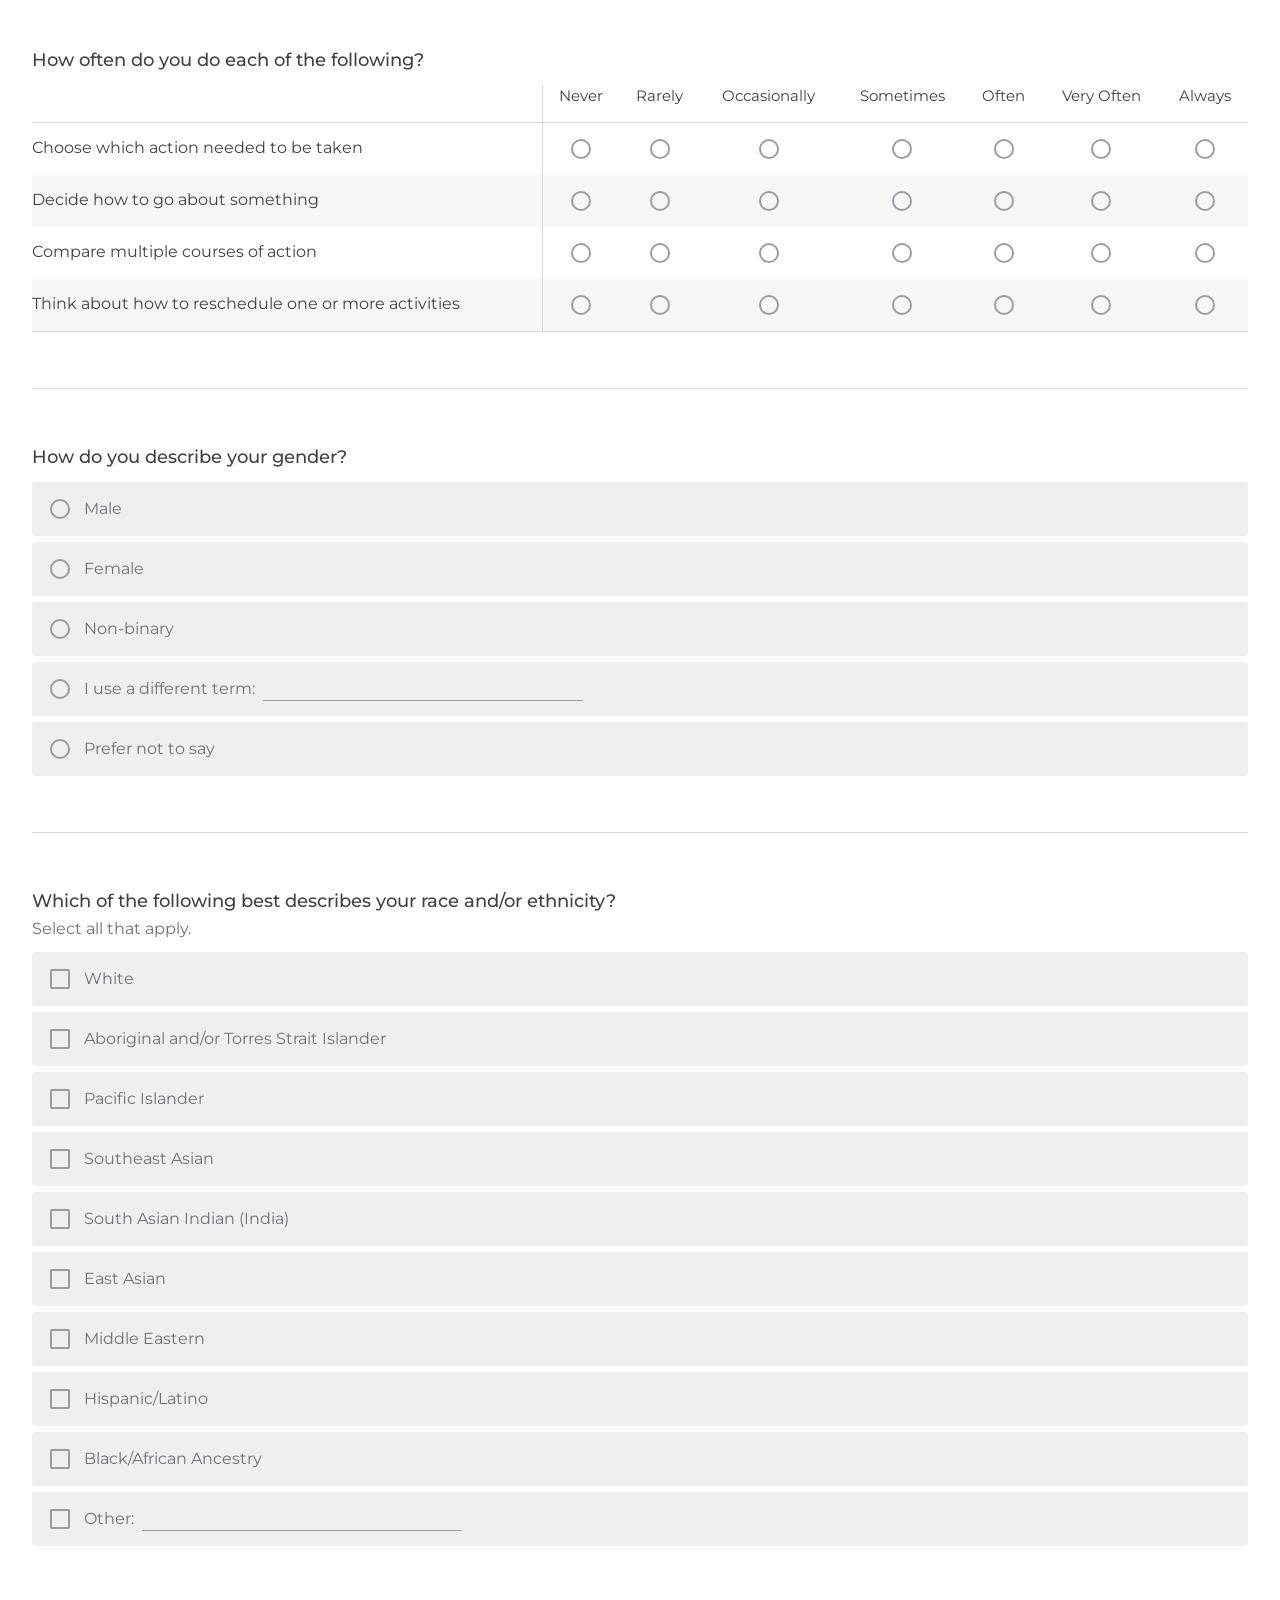
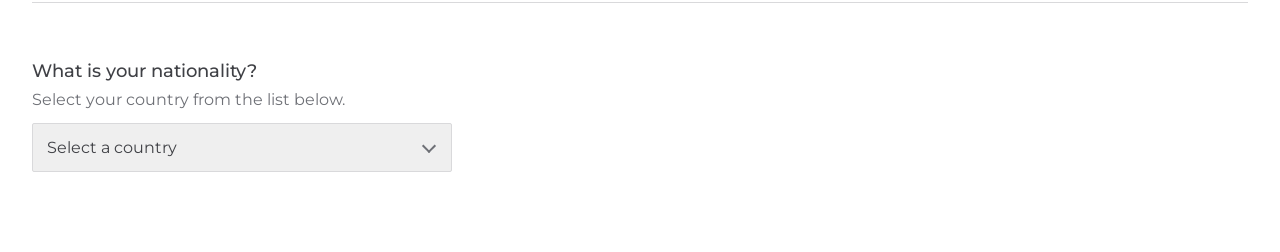
<file: mock_quiz.html>
<!DOCTYPE html>
<html lang="en">

<head>
    <meta charset="UTF-8">
    <meta name="viewport" content="width=device-width, initial-scale=1.0">

    <title>Mock Quiz</title>

    <link rel="stylesheet" href="style.css">
    <script src="script.js" defer></script>
</head>

<body>

<main class="quiz-container">
    <form id="quiz-form" novalidate>

        <!-- Question Type: Matrix grid -->
        <section class="question" role="group" aria-labelledby="label-frequency">

            <p class="question-label" id="label-frequency">
                How often do you do each of the following?
            </p>

            <div class="matrix-scroll">
                <table class="matrix">

                    <thead>
                        <tr>
                            <td class="matrix-corner"></td>
                            <th scope="col" class="matrix-first">Never</th>
                            <th scope="col">Rarely</th>
                            <th scope="col">Occasionally</th>
                            <th scope="col">Sometimes</th>
                            <th scope="col">Often</th>
                            <th scope="col">Very Often</th>
                            <th scope="col">Always</th>
                        </tr>
                    </thead>

                    <tbody>

                        <!-- Statement 1 -->
                        <tr>
                            <th scope="row">Choose which action needed to be taken</th>

                            <td class="matrix-first">
                                <label class="option matrix-cell">
                                    <input type="radio" name="question1" value="1">
                                    <span class="mark mark-radio"></span>
                                    <span class="matrix-scale-text">Never</span>
                                </label>
                            </td>
                            <td>
                                <label class="option matrix-cell">
                                    <input type="radio" name="question1" value="2">
                                    <span class="mark mark-radio"></span>
                                    <span class="matrix-scale-text">Rarely</span>
                                </label>
                            </td>
                            <td>
                                <label class="option matrix-cell">
                                    <input type="radio" name="question1" value="3">
                                    <span class="mark mark-radio"></span>
                                    <span class="matrix-scale-text">Occasionally</span>
                                </label>
                            </td>
                            <td>
                                <label class="option matrix-cell">
                                    <input type="radio" name="question1" value="4">
                                    <span class="mark mark-radio"></span>
                                    <span class="matrix-scale-text">Sometimes</span>
                                </label>
                            </td>
                            <td>
                                <label class="option matrix-cell">
                                    <input type="radio" name="question1" value="5">
                                    <span class="mark mark-radio"></span>
                                    <span class="matrix-scale-text">Often</span>
                                </label>
                            </td>
                            <td>
                                <label class="option matrix-cell">
                                    <input type="radio" name="question1" value="6">
                                    <span class="mark mark-radio"></span>
                                    <span class="matrix-scale-text">Very Often</span>
                                </label>
                            </td>
                            <td>
                                <label class="option matrix-cell">
                                    <input type="radio" name="question1" value="7">
                                    <span class="mark mark-radio"></span>
                                    <span class="matrix-scale-text">Always</span>
                                </label>
                            </td>
                        </tr>

                        <!-- Statement 2 -->
                        <tr>
                            <th scope="row">Decide how to go about something</th>

                            <td class="matrix-first">
                                <label class="option matrix-cell">
                                    <input type="radio" name="question2" value="1">
                                    <span class="mark mark-radio"></span>
                                    <span class="matrix-scale-text">Never</span>
                                </label>
                            </td>
                            <td>
                                <label class="option matrix-cell">
                                    <input type="radio" name="question2" value="2">
                                    <span class="mark mark-radio"></span>
                                    <span class="matrix-scale-text">Rarely</span>
                                </label>
                            </td>
                            <td>
                                <label class="option matrix-cell">
                                    <input type="radio" name="question2" value="3">
                                    <span class="mark mark-radio"></span>
                                    <span class="matrix-scale-text">Occasionally</span>
                                </label>
                            </td>
                            <td>
                                <label class="option matrix-cell">
                                    <input type="radio" name="question2" value="4">
                                    <span class="mark mark-radio"></span>
                                    <span class="matrix-scale-text">Sometimes</span>
                                </label>
                            </td>
                            <td>
                                <label class="option matrix-cell">
                                    <input type="radio" name="question2" value="5">
                                    <span class="mark mark-radio"></span>
                                    <span class="matrix-scale-text">Often</span>
                                </label>
                            </td>
                            <td>
                                <label class="option matrix-cell">
                                    <input type="radio" name="question2" value="6">
                                    <span class="mark mark-radio"></span>
                                    <span class="matrix-scale-text">Very Often</span>
                                </label>
                            </td>
                            <td>
                                <label class="option matrix-cell">
                                    <input type="radio" name="question2" value="7">
                                    <span class="mark mark-radio"></span>
                                    <span class="matrix-scale-text">Always</span>
                                </label>
                            </td>
                        </tr>

                        <!-- Statement 3 -->
                        <tr>
                            <th scope="row">Compare multiple courses of action</th>

                            <td class="matrix-first">
                                <label class="option matrix-cell">
                                    <input type="radio" name="question3" value="1">
                                    <span class="mark mark-radio"></span>
                                    <span class="matrix-scale-text">Never</span>
                                </label>
                            </td>
                            <td>
                                <label class="option matrix-cell">
                                    <input type="radio" name="question3" value="2">
                                    <span class="mark mark-radio"></span>
                                    <span class="matrix-scale-text">Rarely</span>
                                </label>
                            </td>
                            <td>
                                <label class="option matrix-cell">
                                    <input type="radio" name="question3" value="3">
                                    <span class="mark mark-radio"></span>
                                    <span class="matrix-scale-text">Occasionally</span>
                                </label>
                            </td>
                            <td>
                                <label class="option matrix-cell">
                                    <input type="radio" name="question3" value="4">
                                    <span class="mark mark-radio"></span>
                                    <span class="matrix-scale-text">Sometimes</span>
                                </label>
                            </td>
                            <td>
                                <label class="option matrix-cell">
                                    <input type="radio" name="question3" value="5">
                                    <span class="mark mark-radio"></span>
                                    <span class="matrix-scale-text">Often</span>
                                </label>
                            </td>
                            <td>
                                <label class="option matrix-cell">
                                    <input type="radio" name="question3" value="6">
                                    <span class="mark mark-radio"></span>
                                    <span class="matrix-scale-text">Very Often</span>
                                </label>
                            </td>
                            <td>
                                <label class="option matrix-cell">
                                    <input type="radio" name="question3" value="7">
                                    <span class="mark mark-radio"></span>
                                    <span class="matrix-scale-text">Always</span>
                                </label>
                            </td>
                        </tr>

                        <!-- Statement 4 -->
                        <tr>
                            <th scope="row">Think about how to reschedule one or more activities</th>

                            <td class="matrix-first">
                                <label class="option matrix-cell">
                                    <input type="radio" name="question4" value="1">
                                    <span class="mark mark-radio"></span>
                                    <span class="matrix-scale-text">Never</span>
                                </label>
                            </td>
                            <td>
                                <label class="option matrix-cell">
                                    <input type="radio" name="question4" value="2">
                                    <span class="mark mark-radio"></span>
                                    <span class="matrix-scale-text">Rarely</span>
                                </label>
                            </td>
                            <td>
                                <label class="option matrix-cell">
                                    <input type="radio" name="question4" value="3">
                                    <span class="mark mark-radio"></span>
                                    <span class="matrix-scale-text">Occasionally</span>
                                </label>
                            </td>
                            <td>
                                <label class="option matrix-cell">
                                    <input type="radio" name="question4" value="4">
                                    <span class="mark mark-radio"></span>
                                    <span class="matrix-scale-text">Sometimes</span>
                                </label>
                            </td>
                            <td>
                                <label class="option matrix-cell">
                                    <input type="radio" name="question4" value="5">
                                    <span class="mark mark-radio"></span>
                                    <span class="matrix-scale-text">Often</span>
                                </label>
                            </td>
                            <td>
                                <label class="option matrix-cell">
                                    <input type="radio" name="question4" value="6">
                                    <span class="mark mark-radio"></span>
                                    <span class="matrix-scale-text">Very Often</span>
                                </label>
                            </td>
                            <td>
                                <label class="option matrix-cell">
                                    <input type="radio" name="question4" value="7">
                                    <span class="mark mark-radio"></span>
                                    <span class="matrix-scale-text">Always</span>
                                </label>
                            </td>
                        </tr>

                    </tbody>
                </table>
            </div>

        </section>

        <!-- Question Type: Single choice -->
        <section class="question" role="group" aria-labelledby="label-gender">

            <p class="question-label" id="label-gender">
                How do you describe your gender?
            </p>

            <div class="choice-list">

                <label class="option choice">
                    <input type="radio" name="gender" value="male">
                    <span class="mark mark-radio"></span>
                    <span class="choice-text">Male</span>
                </label>

                <label class="option choice">
                    <input type="radio" name="gender" value="female">
                    <span class="mark mark-radio"></span>
                    <span class="choice-text">Female</span>
                </label>

                <label class="option choice">
                    <input type="radio" name="gender" value="non-binary">
                    <span class="mark mark-radio"></span>
                    <span class="choice-text">Non-binary</span>
                </label>

                <label class="option choice">
                    <input
                        type="radio"
                        name="gender"
                        value="different-term"
                        data-specify="gender-specify"
                    >
                    <span class="mark mark-radio"></span>
                    <span class="choice-text">I use a different term:</span>
                    <input
                        type="text"
                        id="gender-specify"
                        name="gender-specify"
                        class="specify-inline"
                        aria-label="Please specify the term you use"
                    >
                </label>

                <label class="option choice">
                    <input type="radio" name="gender" value="prefer-not-to-say">
                    <span class="mark mark-radio"></span>
                    <span class="choice-text">Prefer not to say</span>
                </label>

            </div>

        </section>

        <!-- Question Type: Multiple choice -->
        <section class="question" role="group" aria-labelledby="label-ethnicity">

            <p class="question-label" id="label-ethnicity">
                Which of the following best describes your race and/or ethnicity?
                <span class="question-hint">Select all that apply.</span>
            </p>

            <div class="choice-list">

                <label class="option choice">
                    <input type="checkbox" name="ethnicity" value="white">
                    <span class="mark mark-check"></span>
                    <span class="choice-text">White</span>
                </label>

                <label class="option choice">
                    <input type="checkbox" name="ethnicity" value="aboriginal-torres-strait">
                    <span class="mark mark-check"></span>
                    <span class="choice-text">Aboriginal and/or Torres Strait Islander</span>
                </label>

                <label class="option choice">
                    <input type="checkbox" name="ethnicity" value="pacific-islander">
                    <span class="mark mark-check"></span>
                    <span class="choice-text">Pacific Islander</span>
                </label>

                <label class="option choice">
                    <input type="checkbox" name="ethnicity" value="southeast-asian">
                    <span class="mark mark-check"></span>
                    <span class="choice-text">Southeast Asian</span>
                </label>

                <label class="option choice">
                    <input type="checkbox" name="ethnicity" value="south-asian-indian">
                    <span class="mark mark-check"></span>
                    <span class="choice-text">South Asian Indian (India)</span>
                </label>

                <label class="option choice">
                    <input type="checkbox" name="ethnicity" value="east-asian">
                    <span class="mark mark-check"></span>
                    <span class="choice-text">East Asian</span>
                </label>

                <label class="option choice">
                    <input type="checkbox" name="ethnicity" value="middle-eastern">
                    <span class="mark mark-check"></span>
                    <span class="choice-text">Middle Eastern</span>
                </label>

                <label class="option choice">
                    <input type="checkbox" name="ethnicity" value="hispanic-latino">
                    <span class="mark mark-check"></span>
                    <span class="choice-text">Hispanic/Latino</span>
                </label>

                <label class="option choice">
                    <input type="checkbox" name="ethnicity" value="black-african">
                    <span class="mark mark-check"></span>
                    <span class="choice-text">Black/African Ancestry</span>
                </label>

                <label class="option choice">
                    <input
                        type="checkbox"
                        name="ethnicity"
                        value="other"
                        data-specify="ethnicity-specify"
                    >
                    <span class="mark mark-check"></span>
                    <span class="choice-text">Other:</span>
                    <input
                        type="text"
                        id="ethnicity-specify"
                        name="ethnicity-specify"
                        class="specify-inline"
                        aria-label="Please specify your race and/or ethnicity"
                    >
                </label>

            </div>

        </section>

        <!-- Question Type: Dropdown -->
        <section class="question" role="group" aria-labelledby="label-nationality">

            <label class="question-label" id="label-nationality" for="nationality">
                What is your nationality?
                <span class="question-hint">Select your country from the list below.</span>
            </label>

            <div class="select-wrapper">
                <select
                    id="nationality"
                    name="nationality"
                    class="select-field"
                >
                    <option value="">Select a country</option>
                </select>
            </div>

        </section>

    </form>
</main>

</body>

</html>
</file>
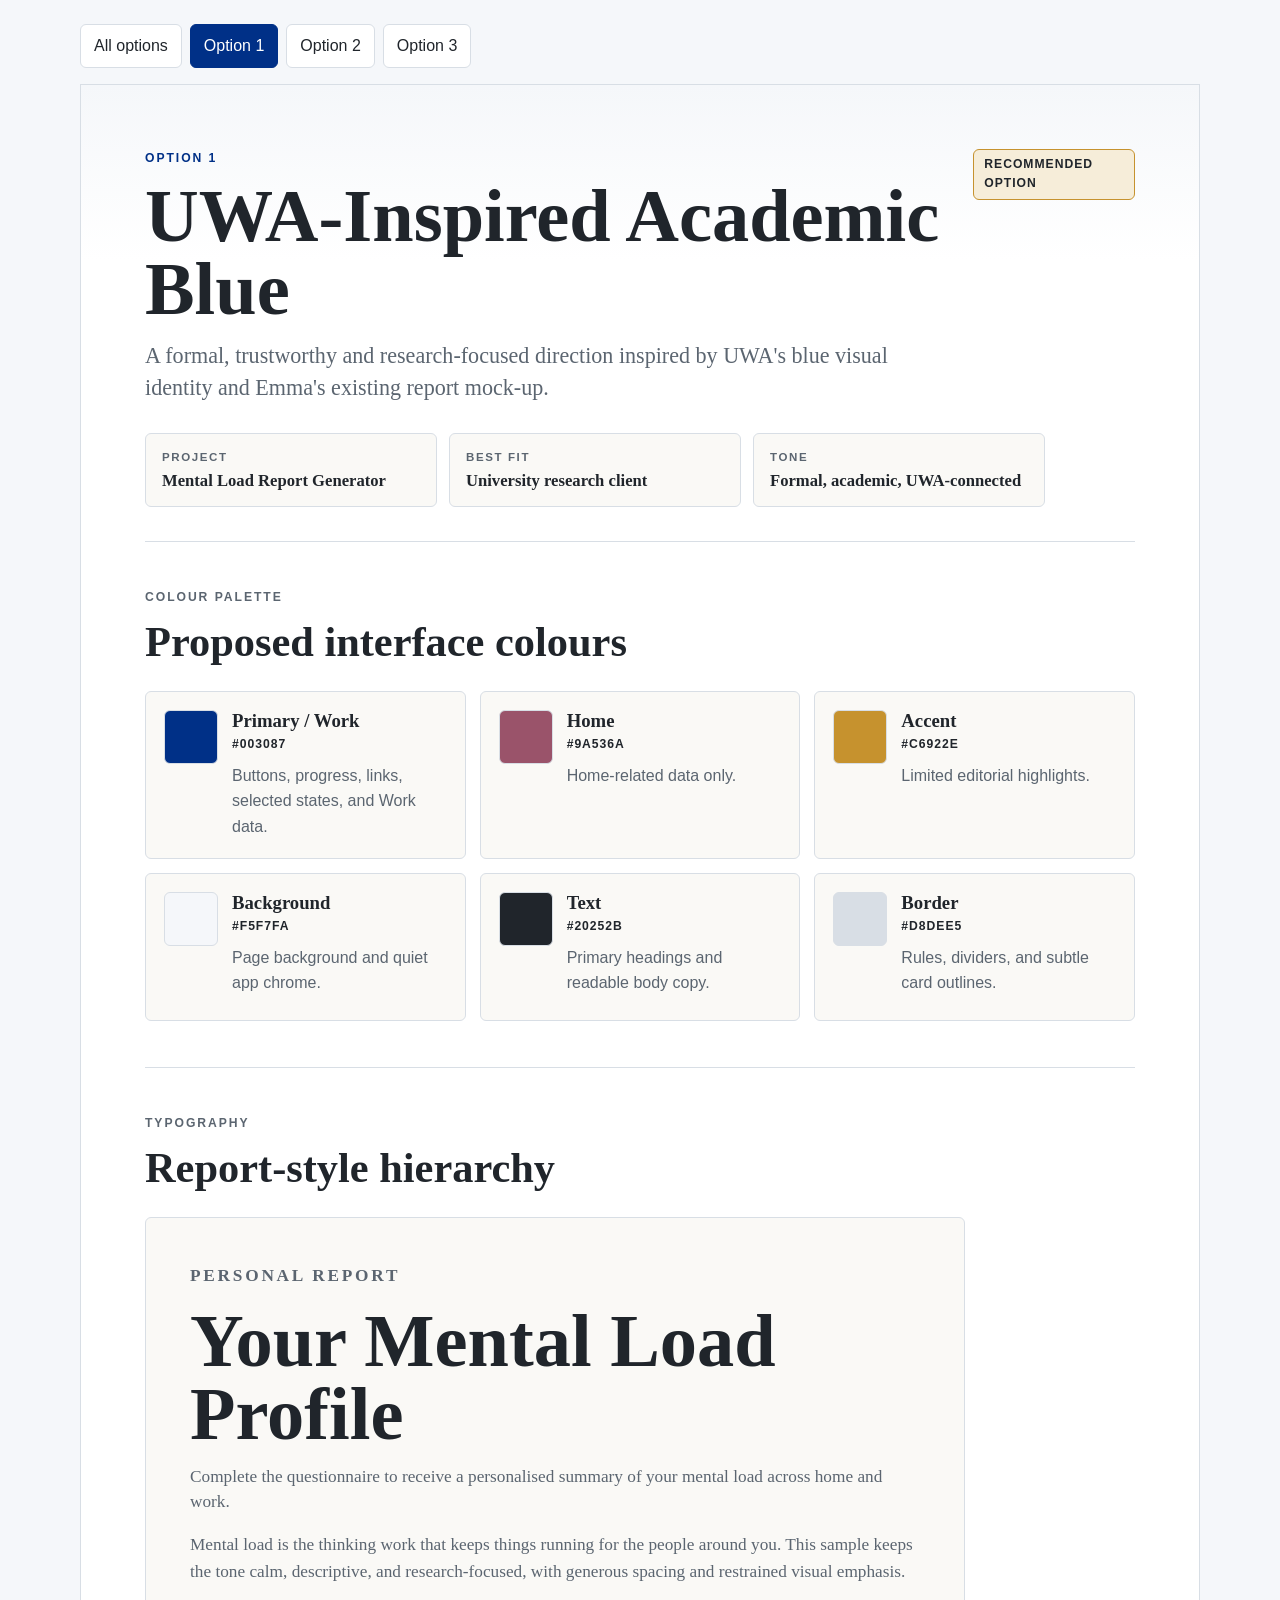
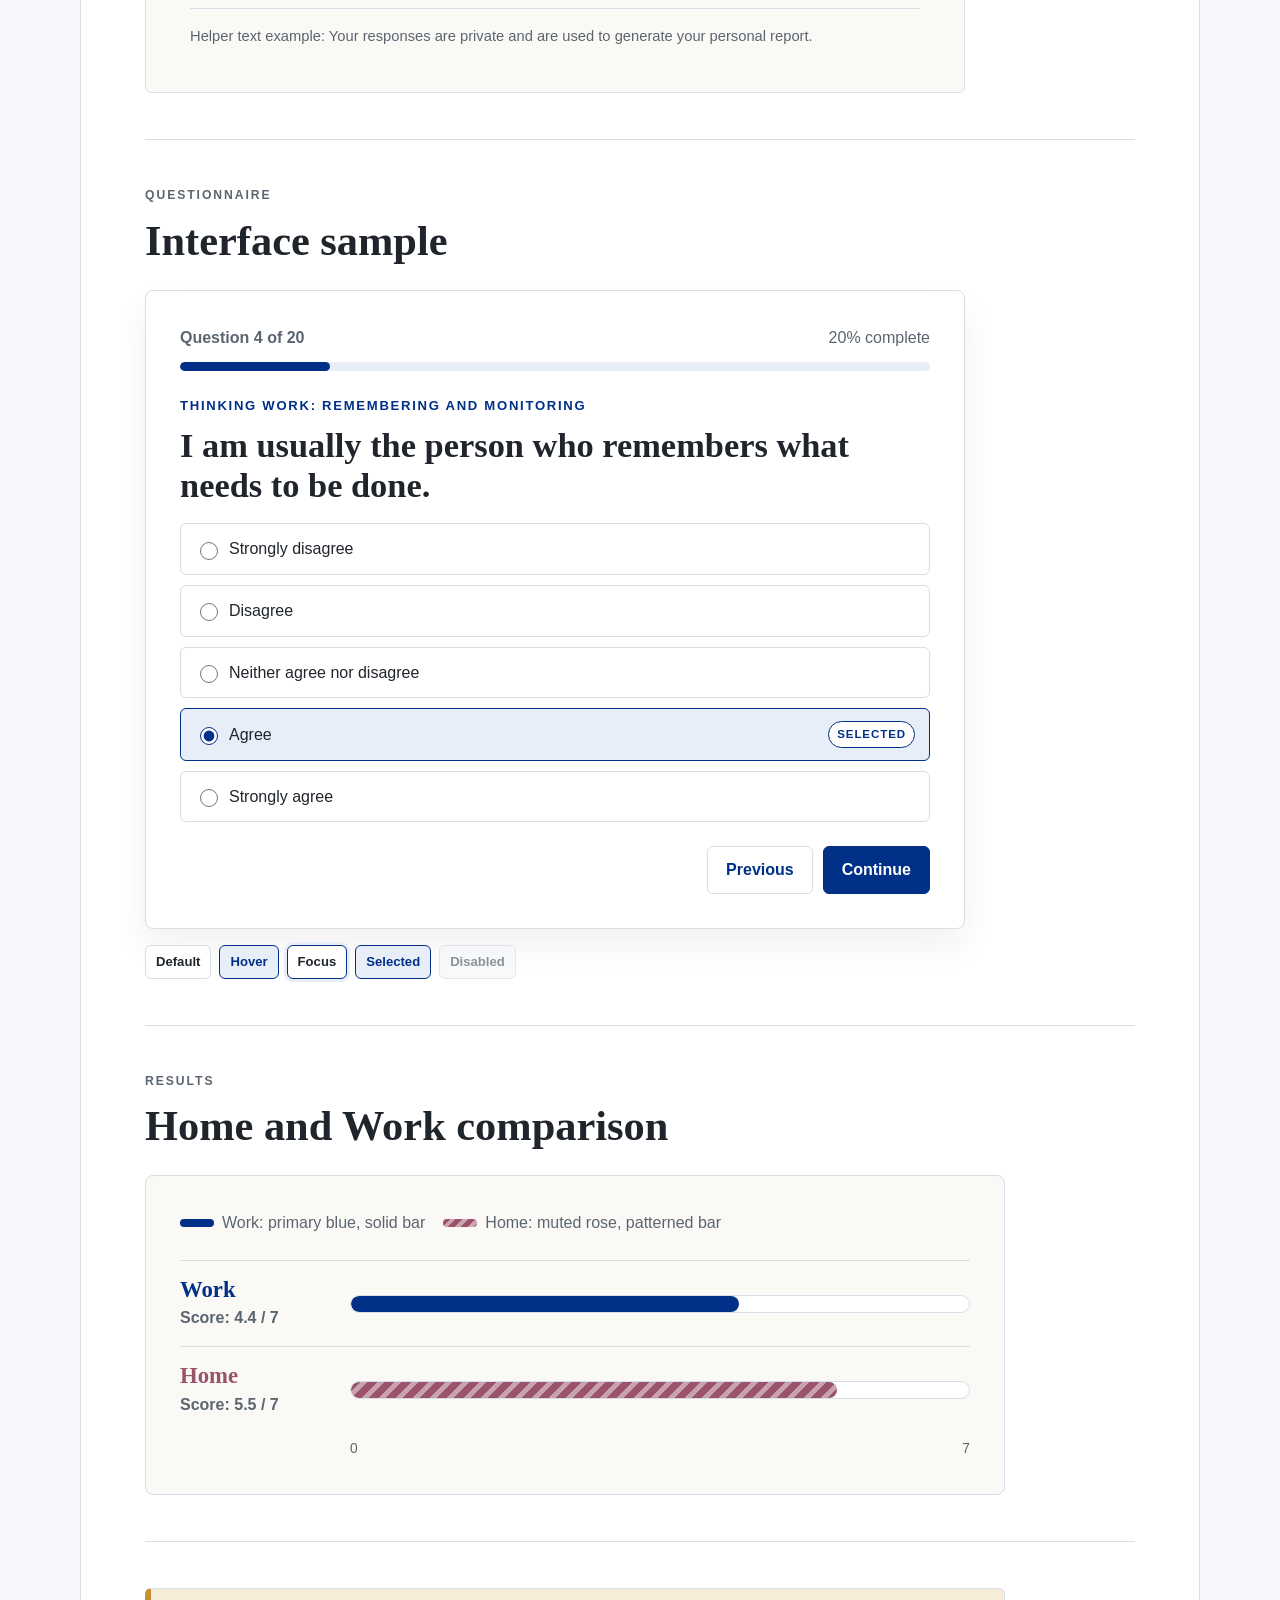
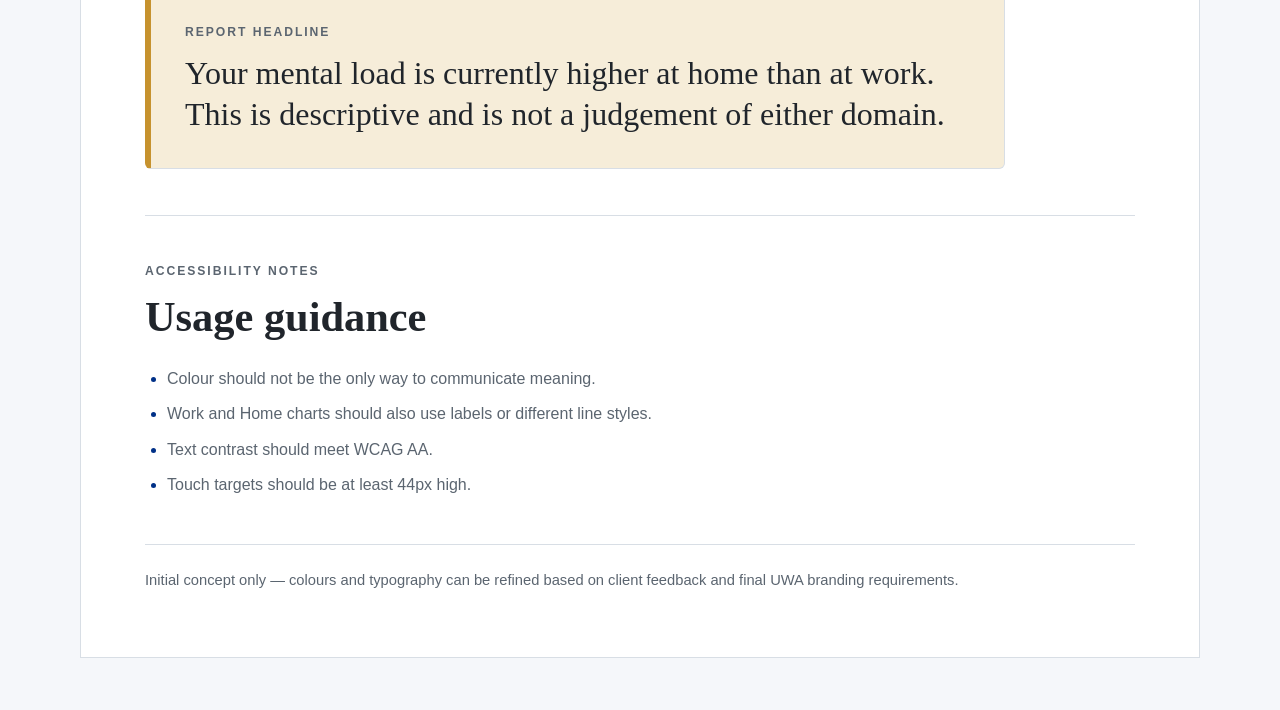
<file: docs/style-options/mental-load-report-generator/option-1.html>
<!DOCTYPE html>
<html lang="en">
<head>
  <meta charset="UTF-8">
  <meta name="viewport" content="width=device-width, initial-scale=1.0">
  <title>Option 1 - UWA-Inspired Academic Blue</title>
  <link rel="stylesheet" href="styles.css">
</head>
<body class="theme-option-1">
  <main class="single-page">
    <nav class="page-nav" aria-label="Visual style options">
      <a href="index.html">All options</a>
      <a aria-current="page" href="option-1.html">Option 1</a>
      <a href="option-2.html">Option 2</a>
      <a href="option-3.html">Option 3</a>
    </nav>

    <article class="style-option theme-option-1" aria-labelledby="option-1-title">
      <!-- Header -->
      <header class="sample-header">
        <div class="option-heading-row">
          <div>
            <p class="option-label">OPTION 1</p>
            <h1 id="option-1-title">UWA-Inspired Academic Blue</h1>
          </div>
          <span class="recommended-badge">Recommended Option</span>
        </div>
        <p class="header-description">
          A formal, trustworthy and research-focused direction inspired by UWA's blue visual identity and Emma's existing report mock-up.
        </p>
        <dl class="header-meta" aria-label="Sample details">
          <div>
            <dt>Project</dt>
            <dd>Mental Load Report Generator</dd>
          </div>
          <div>
            <dt>Best fit</dt>
            <dd>University research client</dd>
          </div>
          <div>
            <dt>Tone</dt>
            <dd>Formal, academic, UWA-connected</dd>
          </div>
        </dl>
      </header>

      <!-- Colour palette -->
      <section class="section-block" aria-labelledby="palette-title">
        <div class="section-heading">
          <p class="section-label">COLOUR PALETTE</p>
          <h2 id="palette-title">Proposed interface colours</h2>
        </div>
        <div class="palette-grid">
          <article class="swatch-card">
            <span class="swatch swatch-primary" aria-hidden="true"></span>
            <div>
              <h3>Primary / Work</h3>
              <p class="hex-code">#003087</p>
              <p>Buttons, progress, links, selected states, and Work data.</p>
            </div>
          </article>
          <article class="swatch-card">
            <span class="swatch swatch-home" aria-hidden="true"></span>
            <div>
              <h3>Home</h3>
              <p class="hex-code">#9A536A</p>
              <p>Home-related data only.</p>
            </div>
          </article>
          <article class="swatch-card">
            <span class="swatch swatch-accent" aria-hidden="true"></span>
            <div>
              <h3>Accent</h3>
              <p class="hex-code">#C6922E</p>
              <p>Limited editorial highlights.</p>
            </div>
          </article>
          <article class="swatch-card">
            <span class="swatch swatch-background" aria-hidden="true"></span>
            <div>
              <h3>Background</h3>
              <p class="hex-code">#F5F7FA</p>
              <p>Page background and quiet app chrome.</p>
            </div>
          </article>
          <article class="swatch-card">
            <span class="swatch swatch-text" aria-hidden="true"></span>
            <div>
              <h3>Text</h3>
              <p class="hex-code">#20252B</p>
              <p>Primary headings and readable body copy.</p>
            </div>
          </article>
          <article class="swatch-card">
            <span class="swatch swatch-border" aria-hidden="true"></span>
            <div>
              <h3>Border</h3>
              <p class="hex-code">#D8DEE5</p>
              <p>Rules, dividers, and subtle card outlines.</p>
            </div>
          </article>
        </div>
      </section>

      <!-- Typography sample -->
      <section class="section-block typography-sample" aria-labelledby="type-title">
        <div class="section-heading">
          <p class="section-label">TYPOGRAPHY</p>
          <h2 id="type-title">Report-style hierarchy</h2>
        </div>
        <div class="report-type-panel">
          <p class="report-label">PERSONAL REPORT</p>
          <h2>Your Mental Load Profile</h2>
          <p class="report-subheading">
            Complete the questionnaire to receive a personalised summary of your mental load across home and work.
          </p>
          <p>
            Mental load is the thinking work that keeps things running for the people around you. This sample keeps the tone calm, descriptive, and research-focused, with generous spacing and restrained visual emphasis.
          </p>
          <p class="helper-text">
            Helper text example: Your responses are private and are used to generate your personal report.
          </p>
        </div>
      </section>

      <!-- Questionnaire mock-up -->
      <section class="section-block" aria-labelledby="questionnaire-title">
        <div class="section-heading">
          <p class="section-label">QUESTIONNAIRE</p>
          <h2 id="questionnaire-title">Interface sample</h2>
        </div>
        <article class="questionnaire-card" aria-labelledby="question-title">
          <div class="question-meta">
            <p><strong>Question 4 of 20</strong></p>
            <p aria-label="Progress">20% complete</p>
          </div>
          <div class="progress-track" aria-hidden="true">
            <span class="progress-fill"></span>
          </div>
          <p class="question-kicker">Thinking work: remembering and monitoring</p>
          <fieldset class="question-fieldset">
            <legend id="question-title">
              I am usually the person who remembers what needs to be done.
            </legend>
            <div class="likert-list" role="radiogroup" aria-label="Question 4 answers">
              <label class="likert-option">
                <input type="radio" name="q4" value="strongly-disagree">
                <span class="option-text">Strongly disagree</span>
              </label>
              <label class="likert-option">
                <input type="radio" name="q4" value="disagree">
                <span class="option-text">Disagree</span>
              </label>
              <label class="likert-option">
                <input type="radio" name="q4" value="neither">
                <span class="option-text">Neither agree nor disagree</span>
              </label>
              <label class="likert-option is-selected">
                <input type="radio" name="q4" value="agree" checked>
                <span class="option-text">Agree</span>
                <span class="selected-tag">Selected</span>
              </label>
              <label class="likert-option">
                <input type="radio" name="q4" value="strongly-agree">
                <span class="option-text">Strongly agree</span>
              </label>
            </div>
          </fieldset>
          <div class="button-row">
            <button class="button button-secondary" type="button">Previous</button>
            <button class="button button-primary" type="button">Continue</button>
          </div>
        </article>
        <div class="state-strip" aria-label="Interface state examples">
          <span class="state-pill">Default</span>
          <span class="state-pill state-hover">Hover</span>
          <span class="state-pill state-focus">Focus</span>
          <span class="state-pill state-selected">Selected</span>
          <span class="state-pill state-disabled" aria-disabled="true">Disabled</span>
        </div>
      </section>

      <!-- Results mock-up -->
      <section class="section-block" aria-labelledby="results-title">
        <div class="section-heading">
          <p class="section-label">RESULTS</p>
          <h2 id="results-title">Home and Work comparison</h2>
        </div>
        <article class="results-panel" aria-label="Mental load score comparison">
          <div class="result-legend" aria-label="Chart legend">
            <span><i class="legend-line work-line" aria-hidden="true"></i>Work: primary blue, solid bar</span>
            <span><i class="legend-line home-line" aria-hidden="true"></i>Home: muted rose, patterned bar</span>
          </div>
          <div class="result-row work-row">
            <div class="result-copy">
              <h3>Work</h3>
              <p>Score: 4.4 / 7</p>
            </div>
            <div class="score-track" aria-hidden="true">
              <span class="score-fill work-fill" style="--score-width: 62.857%;"></span>
            </div>
          </div>
          <div class="result-row home-row">
            <div class="result-copy">
              <h3>Home</h3>
              <p>Score: 5.5 / 7</p>
            </div>
            <div class="score-track" aria-hidden="true">
              <span class="score-fill home-fill" style="--score-width: 78.571%;"></span>
            </div>
          </div>
          <div class="score-scale" aria-hidden="true">
            <span>0</span>
            <span>7</span>
          </div>
        </article>
      </section>

      <!-- Headline card -->
      <section class="section-block" aria-labelledby="headline-title">
        <div class="headline-card">
          <p class="headline-label" id="headline-title">REPORT HEADLINE</p>
          <p>
            Your mental load is currently higher at home than at work. This is descriptive and is not a judgement of either domain.
          </p>
        </div>
      </section>

      <!-- Accessibility notes -->
      <section class="section-block accessibility-notes" aria-labelledby="accessibility-title">
        <div class="section-heading">
          <p class="section-label">ACCESSIBILITY NOTES</p>
          <h2 id="accessibility-title">Usage guidance</h2>
        </div>
        <ul>
          <li>Colour should not be the only way to communicate meaning.</li>
          <li>Work and Home charts should also use labels or different line styles.</li>
          <li>Text contrast should meet WCAG AA.</li>
          <li>Touch targets should be at least 44px high.</li>
        </ul>
      </section>
      <p class="concept-note">Initial concept only — colours and typography can be refined based on client feedback and final UWA branding requirements.</p>
    </article>
  </main>
</body>
</html>
</file>
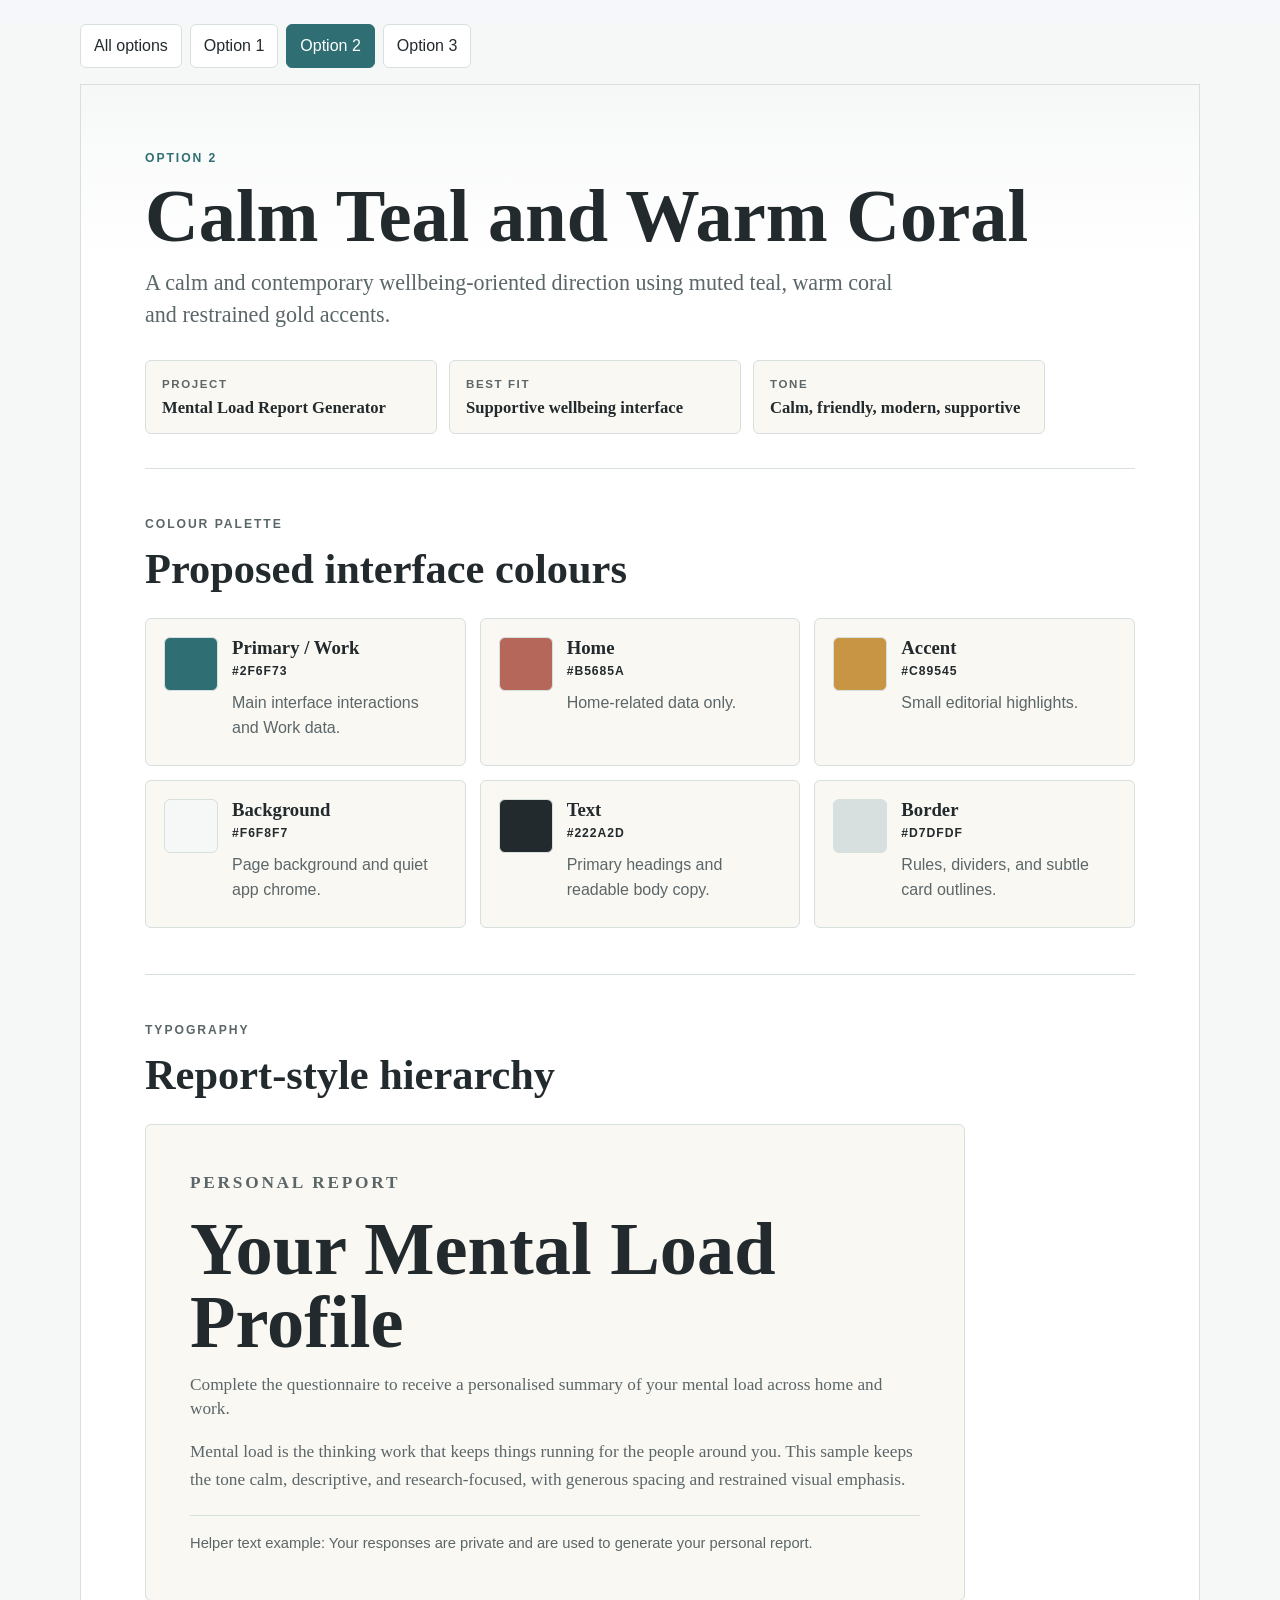
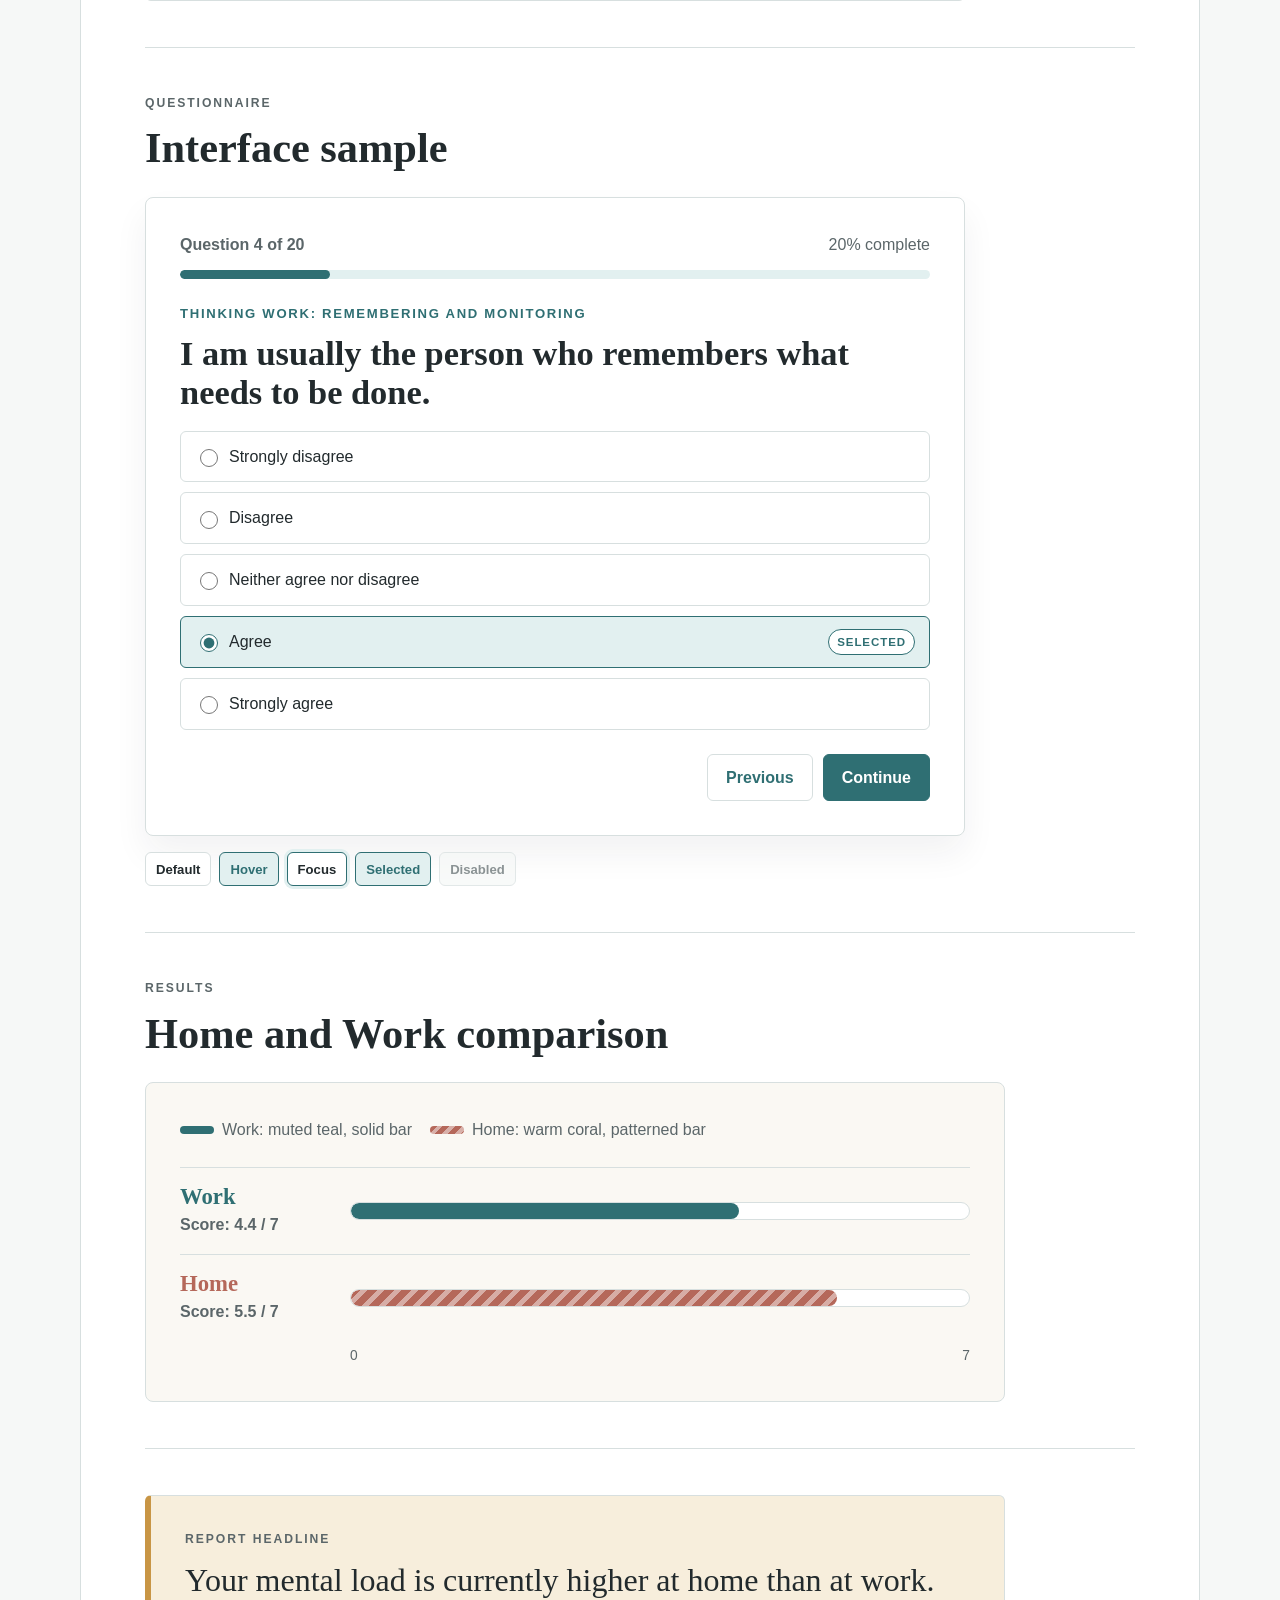
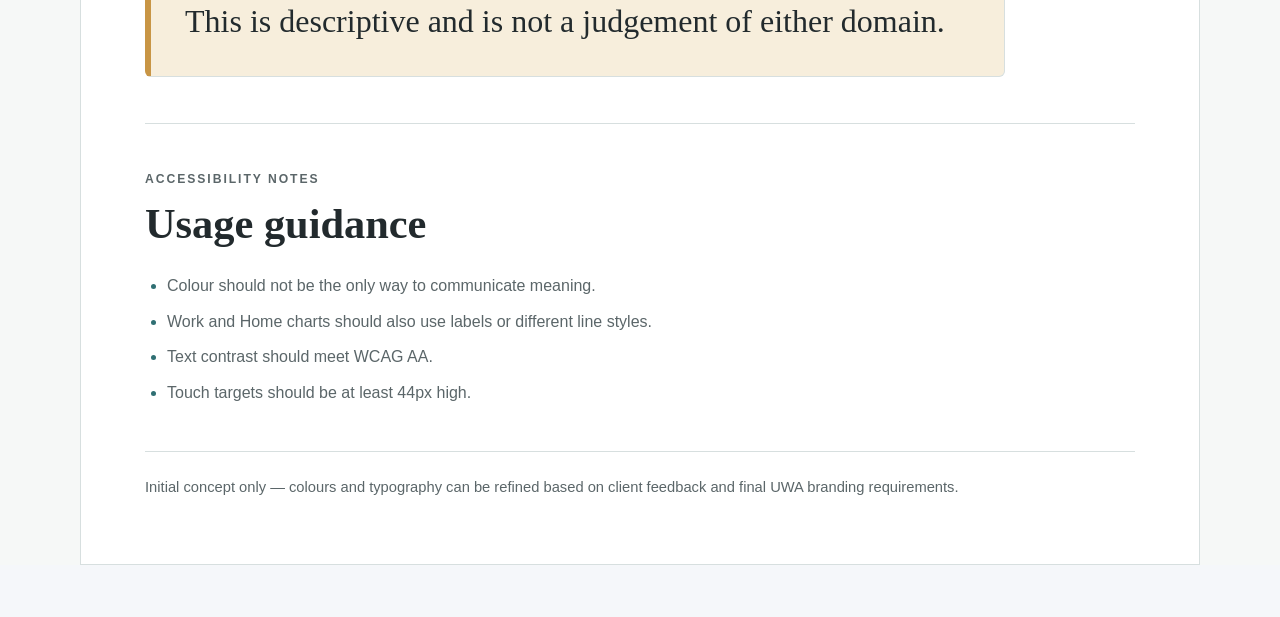
<file: docs/style-options/mental-load-report-generator/option-2.html>
<!DOCTYPE html>
<html lang="en">
<head>
  <meta charset="UTF-8">
  <meta name="viewport" content="width=device-width, initial-scale=1.0">
  <title>Option 2 - Calm Teal and Warm Coral</title>
  <link rel="stylesheet" href="styles.css">
</head>
<body class="theme-option-2">
  <main class="single-page">
    <nav class="page-nav" aria-label="Visual style options">
      <a href="index.html">All options</a>
      <a href="option-1.html">Option 1</a>
      <a aria-current="page" href="option-2.html">Option 2</a>
      <a href="option-3.html">Option 3</a>
    </nav>

    <article class="style-option theme-option-2" aria-labelledby="option-2-title">
      <!-- Header -->
      <header class="sample-header">
        <div class="option-heading-row">
          <div>
            <p class="option-label">OPTION 2</p>
            <h1 id="option-2-title">Calm Teal and Warm Coral</h1>
          </div>
        </div>
        <p class="header-description">
          A calm and contemporary wellbeing-oriented direction using muted teal, warm coral and restrained gold accents.
        </p>
        <dl class="header-meta" aria-label="Sample details">
          <div>
            <dt>Project</dt>
            <dd>Mental Load Report Generator</dd>
          </div>
          <div>
            <dt>Best fit</dt>
            <dd>Supportive wellbeing interface</dd>
          </div>
          <div>
            <dt>Tone</dt>
            <dd>Calm, friendly, modern, supportive</dd>
          </div>
        </dl>
      </header>

      <!-- Colour palette -->
      <section class="section-block" aria-labelledby="palette-title">
        <div class="section-heading">
          <p class="section-label">COLOUR PALETTE</p>
          <h2 id="palette-title">Proposed interface colours</h2>
        </div>
        <div class="palette-grid">
          <article class="swatch-card">
            <span class="swatch swatch-primary" aria-hidden="true"></span>
            <div>
              <h3>Primary / Work</h3>
              <p class="hex-code">#2F6F73</p>
              <p>Main interface interactions and Work data.</p>
            </div>
          </article>
          <article class="swatch-card">
            <span class="swatch swatch-home" aria-hidden="true"></span>
            <div>
              <h3>Home</h3>
              <p class="hex-code">#B5685A</p>
              <p>Home-related data only.</p>
            </div>
          </article>
          <article class="swatch-card">
            <span class="swatch swatch-accent" aria-hidden="true"></span>
            <div>
              <h3>Accent</h3>
              <p class="hex-code">#C89545</p>
              <p>Small editorial highlights.</p>
            </div>
          </article>
          <article class="swatch-card">
            <span class="swatch swatch-background" aria-hidden="true"></span>
            <div>
              <h3>Background</h3>
              <p class="hex-code">#F6F8F7</p>
              <p>Page background and quiet app chrome.</p>
            </div>
          </article>
          <article class="swatch-card">
            <span class="swatch swatch-text" aria-hidden="true"></span>
            <div>
              <h3>Text</h3>
              <p class="hex-code">#222A2D</p>
              <p>Primary headings and readable body copy.</p>
            </div>
          </article>
          <article class="swatch-card">
            <span class="swatch swatch-border" aria-hidden="true"></span>
            <div>
              <h3>Border</h3>
              <p class="hex-code">#D7DFDF</p>
              <p>Rules, dividers, and subtle card outlines.</p>
            </div>
          </article>
        </div>
      </section>

      <!-- Typography sample -->
      <section class="section-block typography-sample" aria-labelledby="type-title">
        <div class="section-heading">
          <p class="section-label">TYPOGRAPHY</p>
          <h2 id="type-title">Report-style hierarchy</h2>
        </div>
        <div class="report-type-panel">
          <p class="report-label">PERSONAL REPORT</p>
          <h2>Your Mental Load Profile</h2>
          <p class="report-subheading">
            Complete the questionnaire to receive a personalised summary of your mental load across home and work.
          </p>
          <p>
            Mental load is the thinking work that keeps things running for the people around you. This sample keeps the tone calm, descriptive, and research-focused, with generous spacing and restrained visual emphasis.
          </p>
          <p class="helper-text">
            Helper text example: Your responses are private and are used to generate your personal report.
          </p>
        </div>
      </section>

      <!-- Questionnaire mock-up -->
      <section class="section-block" aria-labelledby="questionnaire-title">
        <div class="section-heading">
          <p class="section-label">QUESTIONNAIRE</p>
          <h2 id="questionnaire-title">Interface sample</h2>
        </div>
        <article class="questionnaire-card" aria-labelledby="question-title">
          <div class="question-meta">
            <p><strong>Question 4 of 20</strong></p>
            <p aria-label="Progress">20% complete</p>
          </div>
          <div class="progress-track" aria-hidden="true">
            <span class="progress-fill"></span>
          </div>
          <p class="question-kicker">Thinking work: remembering and monitoring</p>
          <fieldset class="question-fieldset">
            <legend id="question-title">
              I am usually the person who remembers what needs to be done.
            </legend>
            <div class="likert-list" role="radiogroup" aria-label="Question 4 answers">
              <label class="likert-option">
                <input type="radio" name="q4" value="strongly-disagree">
                <span class="option-text">Strongly disagree</span>
              </label>
              <label class="likert-option">
                <input type="radio" name="q4" value="disagree">
                <span class="option-text">Disagree</span>
              </label>
              <label class="likert-option">
                <input type="radio" name="q4" value="neither">
                <span class="option-text">Neither agree nor disagree</span>
              </label>
              <label class="likert-option is-selected">
                <input type="radio" name="q4" value="agree" checked>
                <span class="option-text">Agree</span>
                <span class="selected-tag">Selected</span>
              </label>
              <label class="likert-option">
                <input type="radio" name="q4" value="strongly-agree">
                <span class="option-text">Strongly agree</span>
              </label>
            </div>
          </fieldset>
          <div class="button-row">
            <button class="button button-secondary" type="button">Previous</button>
            <button class="button button-primary" type="button">Continue</button>
          </div>
        </article>
        <div class="state-strip" aria-label="Interface state examples">
          <span class="state-pill">Default</span>
          <span class="state-pill state-hover">Hover</span>
          <span class="state-pill state-focus">Focus</span>
          <span class="state-pill state-selected">Selected</span>
          <span class="state-pill state-disabled" aria-disabled="true">Disabled</span>
        </div>
      </section>

      <!-- Results mock-up -->
      <section class="section-block" aria-labelledby="results-title">
        <div class="section-heading">
          <p class="section-label">RESULTS</p>
          <h2 id="results-title">Home and Work comparison</h2>
        </div>
        <article class="results-panel" aria-label="Mental load score comparison">
          <div class="result-legend" aria-label="Chart legend">
            <span><i class="legend-line work-line" aria-hidden="true"></i>Work: muted teal, solid bar</span>
            <span><i class="legend-line home-line" aria-hidden="true"></i>Home: warm coral, patterned bar</span>
          </div>
          <div class="result-row work-row">
            <div class="result-copy">
              <h3>Work</h3>
              <p>Score: 4.4 / 7</p>
            </div>
            <div class="score-track" aria-hidden="true">
              <span class="score-fill work-fill" style="--score-width: 62.857%;"></span>
            </div>
          </div>
          <div class="result-row home-row">
            <div class="result-copy">
              <h3>Home</h3>
              <p>Score: 5.5 / 7</p>
            </div>
            <div class="score-track" aria-hidden="true">
              <span class="score-fill home-fill" style="--score-width: 78.571%;"></span>
            </div>
          </div>
          <div class="score-scale" aria-hidden="true">
            <span>0</span>
            <span>7</span>
          </div>
        </article>
      </section>

      <!-- Headline card -->
      <section class="section-block" aria-labelledby="headline-title">
        <div class="headline-card">
          <p class="headline-label" id="headline-title">REPORT HEADLINE</p>
          <p>
            Your mental load is currently higher at home than at work. This is descriptive and is not a judgement of either domain.
          </p>
        </div>
      </section>

      <!-- Accessibility notes -->
      <section class="section-block accessibility-notes" aria-labelledby="accessibility-title">
        <div class="section-heading">
          <p class="section-label">ACCESSIBILITY NOTES</p>
          <h2 id="accessibility-title">Usage guidance</h2>
        </div>
        <ul>
          <li>Colour should not be the only way to communicate meaning.</li>
          <li>Work and Home charts should also use labels or different line styles.</li>
          <li>Text contrast should meet WCAG AA.</li>
          <li>Touch targets should be at least 44px high.</li>
        </ul>
      </section>
      <p class="concept-note">Initial concept only — colours and typography can be refined based on client feedback and final UWA branding requirements.</p>
    </article>
  </main>
</body>
</html>
</file>
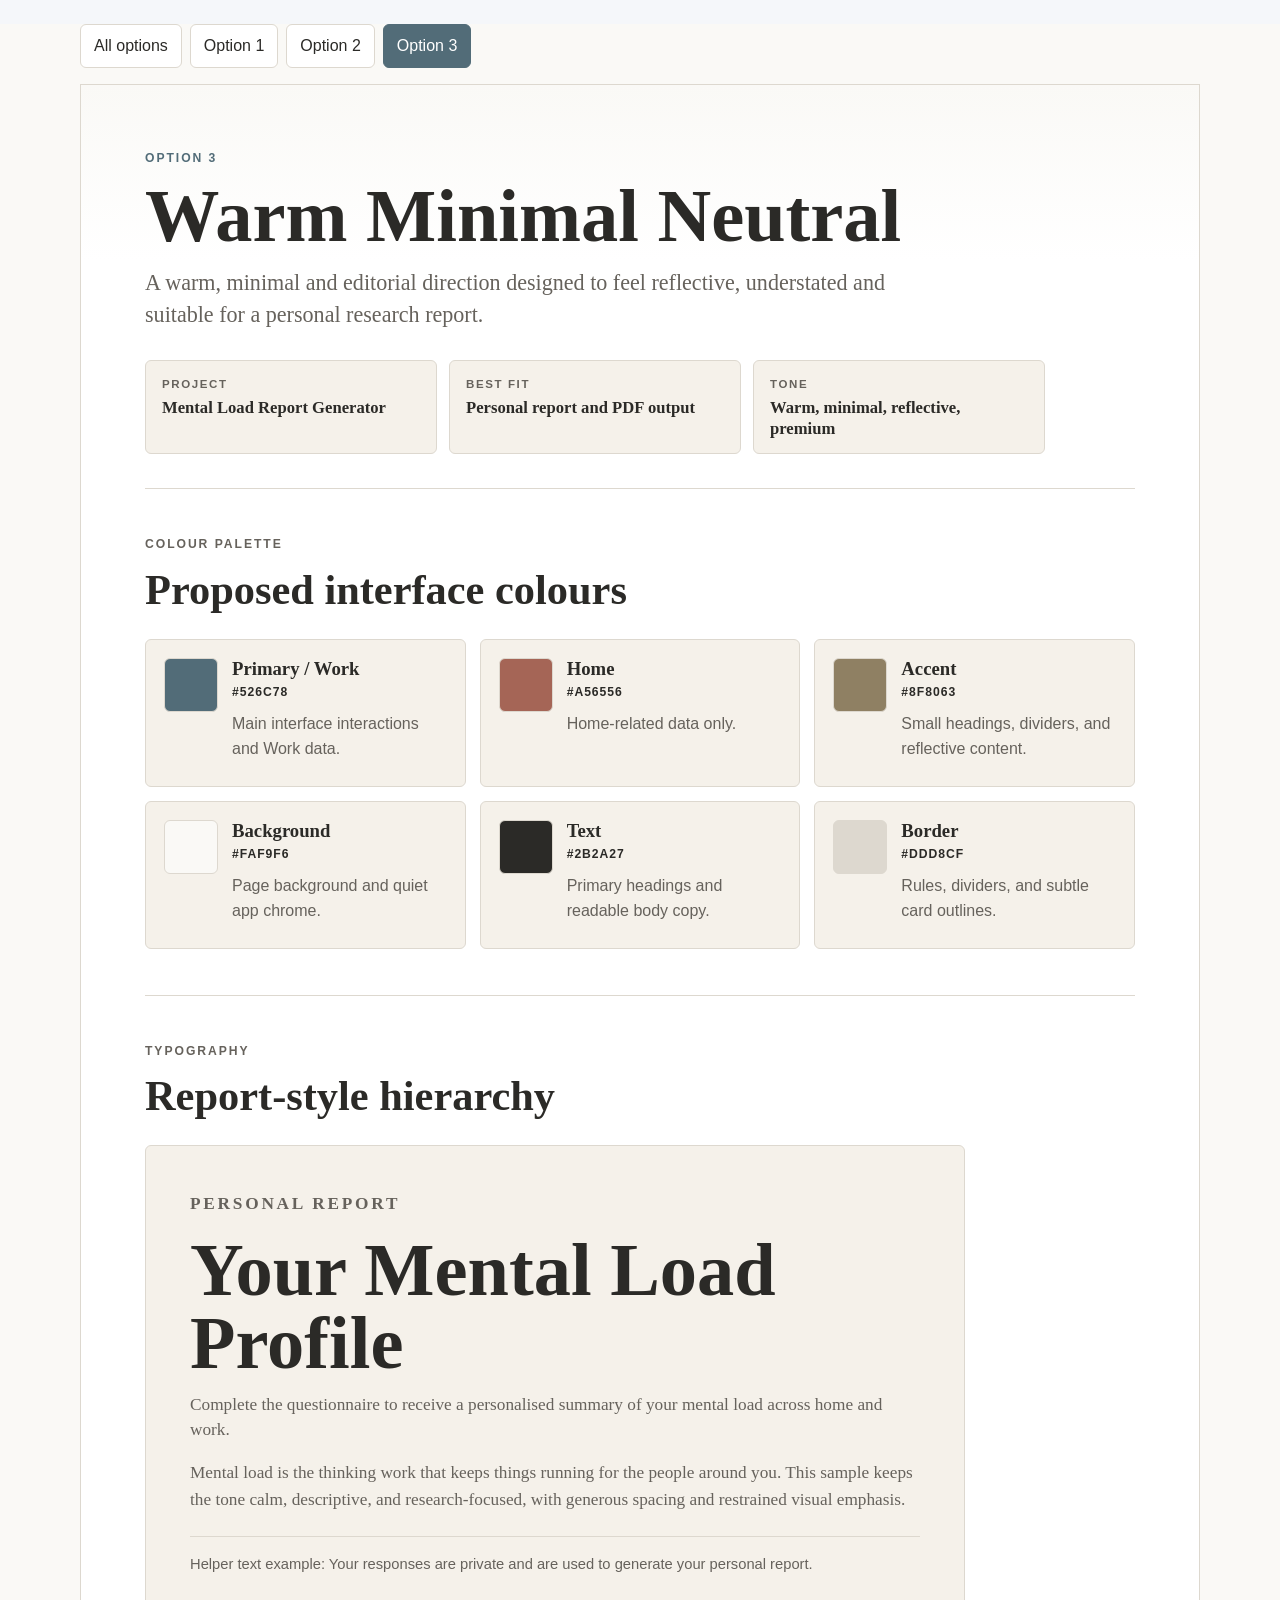
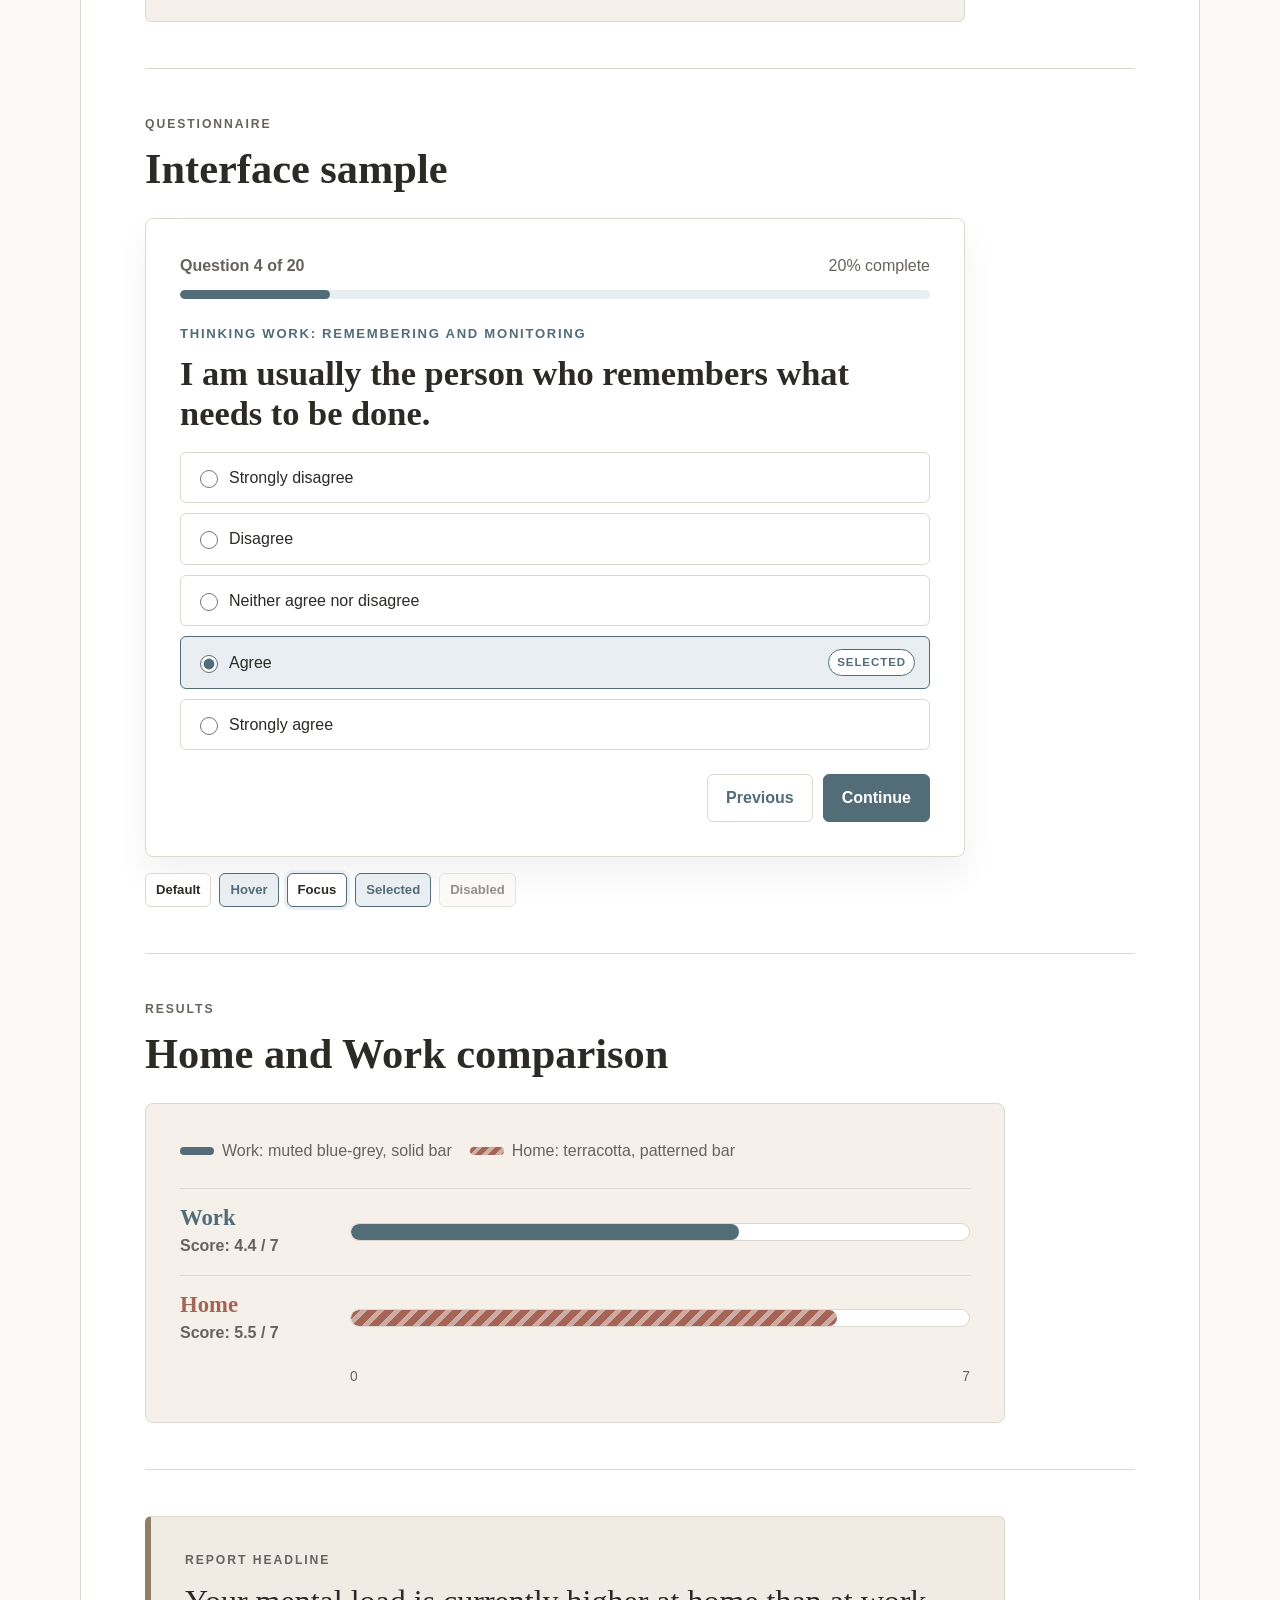
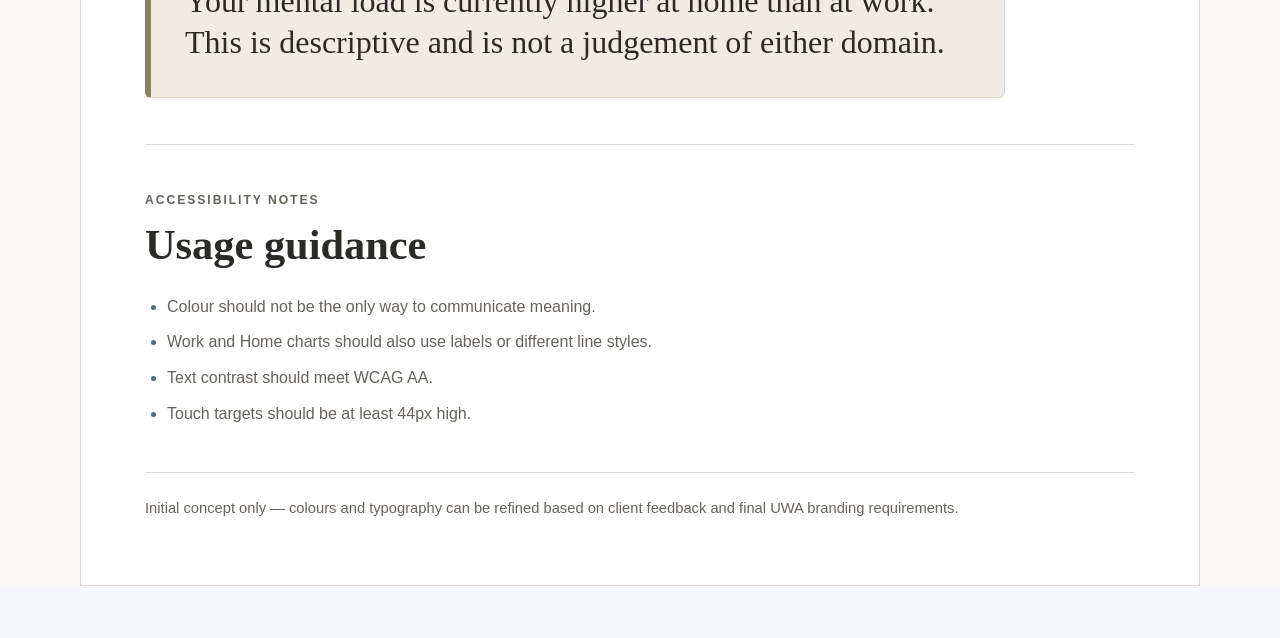
<file: docs/style-options/mental-load-report-generator/option-3.html>
<!DOCTYPE html>
<html lang="en">
<head>
  <meta charset="UTF-8">
  <meta name="viewport" content="width=device-width, initial-scale=1.0">
  <title>Option 3 - Warm Minimal Neutral</title>
  <link rel="stylesheet" href="styles.css">
</head>
<body class="theme-option-3">
  <main class="single-page">
    <nav class="page-nav" aria-label="Visual style options">
      <a href="index.html">All options</a>
      <a href="option-1.html">Option 1</a>
      <a href="option-2.html">Option 2</a>
      <a aria-current="page" href="option-3.html">Option 3</a>
    </nav>

    <article class="style-option theme-option-3" aria-labelledby="option-3-title">
      <!-- Header -->
      <header class="sample-header">
        <div class="option-heading-row">
          <div>
            <p class="option-label">OPTION 3</p>
            <h1 id="option-3-title">Warm Minimal Neutral</h1>
          </div>
        </div>
        <p class="header-description">
          A warm, minimal and editorial direction designed to feel reflective, understated and suitable for a personal research report.
        </p>
        <dl class="header-meta" aria-label="Sample details">
          <div>
            <dt>Project</dt>
            <dd>Mental Load Report Generator</dd>
          </div>
          <div>
            <dt>Best fit</dt>
            <dd>Personal report and PDF output</dd>
          </div>
          <div>
            <dt>Tone</dt>
            <dd>Warm, minimal, reflective, premium</dd>
          </div>
        </dl>
      </header>

      <!-- Colour palette -->
      <section class="section-block" aria-labelledby="palette-title">
        <div class="section-heading">
          <p class="section-label">COLOUR PALETTE</p>
          <h2 id="palette-title">Proposed interface colours</h2>
        </div>
        <div class="palette-grid">
          <article class="swatch-card">
            <span class="swatch swatch-primary" aria-hidden="true"></span>
            <div>
              <h3>Primary / Work</h3>
              <p class="hex-code">#526C78</p>
              <p>Main interface interactions and Work data.</p>
            </div>
          </article>
          <article class="swatch-card">
            <span class="swatch swatch-home" aria-hidden="true"></span>
            <div>
              <h3>Home</h3>
              <p class="hex-code">#A56556</p>
              <p>Home-related data only.</p>
            </div>
          </article>
          <article class="swatch-card">
            <span class="swatch swatch-accent" aria-hidden="true"></span>
            <div>
              <h3>Accent</h3>
              <p class="hex-code">#8F8063</p>
              <p>Small headings, dividers, and reflective content.</p>
            </div>
          </article>
          <article class="swatch-card">
            <span class="swatch swatch-background" aria-hidden="true"></span>
            <div>
              <h3>Background</h3>
              <p class="hex-code">#FAF9F6</p>
              <p>Page background and quiet app chrome.</p>
            </div>
          </article>
          <article class="swatch-card">
            <span class="swatch swatch-text" aria-hidden="true"></span>
            <div>
              <h3>Text</h3>
              <p class="hex-code">#2B2A27</p>
              <p>Primary headings and readable body copy.</p>
            </div>
          </article>
          <article class="swatch-card">
            <span class="swatch swatch-border" aria-hidden="true"></span>
            <div>
              <h3>Border</h3>
              <p class="hex-code">#DDD8CF</p>
              <p>Rules, dividers, and subtle card outlines.</p>
            </div>
          </article>
        </div>
      </section>

      <!-- Typography sample -->
      <section class="section-block typography-sample" aria-labelledby="type-title">
        <div class="section-heading">
          <p class="section-label">TYPOGRAPHY</p>
          <h2 id="type-title">Report-style hierarchy</h2>
        </div>
        <div class="report-type-panel">
          <p class="report-label">PERSONAL REPORT</p>
          <h2>Your Mental Load Profile</h2>
          <p class="report-subheading">
            Complete the questionnaire to receive a personalised summary of your mental load across home and work.
          </p>
          <p>
            Mental load is the thinking work that keeps things running for the people around you. This sample keeps the tone calm, descriptive, and research-focused, with generous spacing and restrained visual emphasis.
          </p>
          <p class="helper-text">
            Helper text example: Your responses are private and are used to generate your personal report.
          </p>
        </div>
      </section>

      <!-- Questionnaire mock-up -->
      <section class="section-block" aria-labelledby="questionnaire-title">
        <div class="section-heading">
          <p class="section-label">QUESTIONNAIRE</p>
          <h2 id="questionnaire-title">Interface sample</h2>
        </div>
        <article class="questionnaire-card" aria-labelledby="question-title">
          <div class="question-meta">
            <p><strong>Question 4 of 20</strong></p>
            <p aria-label="Progress">20% complete</p>
          </div>
          <div class="progress-track" aria-hidden="true">
            <span class="progress-fill"></span>
          </div>
          <p class="question-kicker">Thinking work: remembering and monitoring</p>
          <fieldset class="question-fieldset">
            <legend id="question-title">
              I am usually the person who remembers what needs to be done.
            </legend>
            <div class="likert-list" role="radiogroup" aria-label="Question 4 answers">
              <label class="likert-option">
                <input type="radio" name="q4" value="strongly-disagree">
                <span class="option-text">Strongly disagree</span>
              </label>
              <label class="likert-option">
                <input type="radio" name="q4" value="disagree">
                <span class="option-text">Disagree</span>
              </label>
              <label class="likert-option">
                <input type="radio" name="q4" value="neither">
                <span class="option-text">Neither agree nor disagree</span>
              </label>
              <label class="likert-option is-selected">
                <input type="radio" name="q4" value="agree" checked>
                <span class="option-text">Agree</span>
                <span class="selected-tag">Selected</span>
              </label>
              <label class="likert-option">
                <input type="radio" name="q4" value="strongly-agree">
                <span class="option-text">Strongly agree</span>
              </label>
            </div>
          </fieldset>
          <div class="button-row">
            <button class="button button-secondary" type="button">Previous</button>
            <button class="button button-primary" type="button">Continue</button>
          </div>
        </article>
        <div class="state-strip" aria-label="Interface state examples">
          <span class="state-pill">Default</span>
          <span class="state-pill state-hover">Hover</span>
          <span class="state-pill state-focus">Focus</span>
          <span class="state-pill state-selected">Selected</span>
          <span class="state-pill state-disabled" aria-disabled="true">Disabled</span>
        </div>
      </section>

      <!-- Results mock-up -->
      <section class="section-block" aria-labelledby="results-title">
        <div class="section-heading">
          <p class="section-label">RESULTS</p>
          <h2 id="results-title">Home and Work comparison</h2>
        </div>
        <article class="results-panel" aria-label="Mental load score comparison">
          <div class="result-legend" aria-label="Chart legend">
            <span><i class="legend-line work-line" aria-hidden="true"></i>Work: muted blue-grey, solid bar</span>
            <span><i class="legend-line home-line" aria-hidden="true"></i>Home: terracotta, patterned bar</span>
          </div>
          <div class="result-row work-row">
            <div class="result-copy">
              <h3>Work</h3>
              <p>Score: 4.4 / 7</p>
            </div>
            <div class="score-track" aria-hidden="true">
              <span class="score-fill work-fill" style="--score-width: 62.857%;"></span>
            </div>
          </div>
          <div class="result-row home-row">
            <div class="result-copy">
              <h3>Home</h3>
              <p>Score: 5.5 / 7</p>
            </div>
            <div class="score-track" aria-hidden="true">
              <span class="score-fill home-fill" style="--score-width: 78.571%;"></span>
            </div>
          </div>
          <div class="score-scale" aria-hidden="true">
            <span>0</span>
            <span>7</span>
          </div>
        </article>
      </section>

      <!-- Headline card -->
      <section class="section-block" aria-labelledby="headline-title">
        <div class="headline-card">
          <p class="headline-label" id="headline-title">REPORT HEADLINE</p>
          <p>
            Your mental load is currently higher at home than at work. This is descriptive and is not a judgement of either domain.
          </p>
        </div>
      </section>

      <!-- Accessibility notes -->
      <section class="section-block accessibility-notes" aria-labelledby="accessibility-title">
        <div class="section-heading">
          <p class="section-label">ACCESSIBILITY NOTES</p>
          <h2 id="accessibility-title">Usage guidance</h2>
        </div>
        <ul>
          <li>Colour should not be the only way to communicate meaning.</li>
          <li>Work and Home charts should also use labels or different line styles.</li>
          <li>Text contrast should meet WCAG AA.</li>
          <li>Touch targets should be at least 44px high.</li>
        </ul>
      </section>
      <p class="concept-note">Initial concept only — colours and typography can be refined based on client feedback and final UWA branding requirements.</p>
    </article>
  </main>
</body>
</html>
</file>
<file: docs/style-options/mental-load-report-generator/styles.css>
:root {
  --font-serif: Georgia, "Times New Roman", serif;
  --font-sans: -apple-system, BlinkMacSystemFont, "Segoe UI", Arial, sans-serif;
  --radius-small: 6px;
  --radius-medium: 8px;
  --content-width: 1120px;
  --wide-content-width: 1240px;
  --colour-white: #FFFFFF;
  --colour-shadow: rgba(32, 37, 43, 0.06);

  --theme-primary-work: #003087;
  --theme-primary-hover: #00205B;
  --theme-primary-light: #E8EEF8;
  --theme-home: #9A536A;
  --theme-accent: #C6922E;
  --theme-accent-light: #F6EDD9;
  --theme-page-bg: #F5F7FA;
  --theme-surface: #FFFFFF;
  --theme-warm-surface: #FAF9F6;
  --theme-text-primary: #20252B;
  --theme-text-secondary: #5B6570;
  --theme-border: #D8DEE5;
}

.theme-option-1 {
  --theme-primary-work: #003087;
  --theme-primary-hover: #00205B;
  --theme-primary-light: #E8EEF8;
  --theme-home: #9A536A;
  --theme-accent: #C6922E;
  --theme-accent-light: #F6EDD9;
  --theme-page-bg: #F5F7FA;
  --theme-surface: #FFFFFF;
  --theme-warm-surface: #FAF9F6;
  --theme-text-primary: #20252B;
  --theme-text-secondary: #5B6570;
  --theme-border: #D8DEE5;
}

.theme-option-2 {
  --theme-primary-work: #2F6F73;
  --theme-primary-hover: #245A5E;
  --theme-primary-light: #E2F0F0;
  --theme-home: #B5685A;
  --theme-accent: #C89545;
  --theme-accent-light: #F7EEDC;
  --theme-page-bg: #F6F8F7;
  --theme-surface: #FFFFFF;
  --theme-warm-surface: #FAF8F3;
  --theme-text-primary: #222A2D;
  --theme-text-secondary: #5B6669;
  --theme-border: #D7DFDF;
}

.theme-option-3 {
  --theme-primary-work: #526C78;
  --theme-primary-hover: #405660;
  --theme-primary-light: #E8EEF1;
  --theme-home: #A56556;
  --theme-accent: #8F8063;
  --theme-accent-light: #F0ECE4;
  --theme-page-bg: #FAF9F6;
  --theme-surface: #FFFFFF;
  --theme-warm-surface: #F5F1EA;
  --theme-text-primary: #2B2A27;
  --theme-text-secondary: #66625C;
  --theme-border: #DDD8CF;
}

* {
  box-sizing: border-box;
}

html {
  color: #20252B;
  background: #F5F7FA;
}

body {
  margin: 0;
  font-family: var(--font-sans);
  font-size: 16px;
  line-height: 1.6;
  color: #20252B;
  background: #F5F7FA;
}

body.theme-option-1,
body.theme-option-2,
body.theme-option-3 {
  color: var(--theme-text-primary);
  background: var(--theme-page-bg);
}

button,
input {
  font: inherit;
}

a {
  color: inherit;
}

h1,
h2,
h3,
h4,
p {
  overflow-wrap: anywhere;
}

/* Page structure */
.comparison-page {
  width: min(var(--wide-content-width), calc(100% - 32px));
  margin: 32px auto 52px;
}

.single-page {
  width: min(var(--content-width), calc(100% - 32px));
  margin: 24px auto 52px;
}

.comparison-hero {
  padding: clamp(32px, 5vw, 60px);
  margin-bottom: 28px;
  color: #20252B;
  background: #FFFFFF;
  border: 1px solid #D8DEE5;
}

.comparison-hero h1 {
  max-width: 780px;
  margin: 12px 0 16px;
  font-family: var(--font-serif);
  font-size: clamp(2.7rem, 8vw, 5.25rem);
  line-height: 0.98;
}

.comparison-intro {
  max-width: 790px;
  margin: 0;
  font-family: var(--font-serif);
  font-size: clamp(1.12rem, 2vw, 1.42rem);
  line-height: 1.42;
  color: #5B6570;
}

.summary-grid {
  display: grid;
  grid-template-columns: repeat(3, minmax(0, 1fr));
  gap: 14px;
  margin-top: 32px;
}

.summary-card {
  display: grid;
  align-content: start;
  gap: 8px;
  min-height: 132px;
  padding: 18px;
  text-decoration: none;
  color: var(--theme-text-primary);
  background: var(--theme-warm-surface);
  border: 1px solid var(--theme-border);
  border-top: 5px solid var(--theme-primary-work);
  border-radius: var(--radius-small);
}

.summary-card:hover,
.summary-card:focus-visible {
  border-color: var(--theme-primary-work);
  outline: 0;
  box-shadow: 0 0 0 4px var(--theme-primary-light);
}

.summary-card strong {
  font-family: var(--font-serif);
  font-size: 1.18rem;
  line-height: 1.2;
}

.summary-kicker,
.option-label,
.section-label,
.report-label,
.headline-label,
.hex-code {
  margin: 0;
  font-family: var(--font-sans);
  font-size: 0.76rem;
  font-weight: 700;
  letter-spacing: 0.16em;
  text-transform: uppercase;
}

.summary-kicker,
.option-label {
  color: var(--theme-primary-work);
}

.options-stack {
  display: grid;
  gap: 36px;
}

.style-option {
  padding: clamp(26px, 5vw, 64px);
  color: var(--theme-text-primary);
  background:
    linear-gradient(180deg, var(--theme-page-bg) 0, var(--theme-surface) 175px),
    var(--theme-surface);
  border: 1px solid var(--theme-border);
}

.sample-header {
  padding-bottom: 34px;
  border-bottom: 1px solid var(--theme-border);
}

.option-heading-row {
  display: flex;
  align-items: flex-start;
  justify-content: space-between;
  gap: 20px;
}

.sample-header h1,
.sample-header h2,
.report-type-panel h2,
.report-type-panel h3 {
  margin: 12px 0 14px;
  font-family: var(--font-serif);
  font-size: clamp(2.45rem, 7vw, 4.65rem);
  line-height: 0.98;
  color: var(--theme-text-primary);
}

.sample-header h2 {
  font-size: clamp(2.25rem, 6vw, 4.25rem);
}

.recommended-badge {
  display: inline-flex;
  align-items: center;
  min-height: 30px;
  padding: 5px 10px;
  font-size: 0.76rem;
  font-weight: 800;
  letter-spacing: 0.08em;
  text-transform: uppercase;
  color: var(--theme-text-primary);
  background: var(--theme-accent-light);
  border: 1px solid var(--theme-accent);
  border-radius: var(--radius-small);
}

.header-description,
.report-subheading {
  max-width: 770px;
  margin: 0;
  font-family: var(--font-serif);
  font-size: clamp(1.08rem, 2vw, 1.38rem);
  line-height: 1.43;
  color: var(--theme-text-secondary);
}

.header-meta {
  display: grid;
  grid-template-columns: repeat(3, minmax(0, 1fr));
  gap: 12px;
  max-width: 900px;
  margin: 30px 0 0;
}

.header-meta div {
  padding: 14px 16px;
  background: var(--theme-warm-surface);
  border: 1px solid var(--theme-border);
  border-radius: var(--radius-small);
}

.header-meta dt {
  margin-bottom: 4px;
  font-size: 0.72rem;
  font-weight: 700;
  letter-spacing: 0.14em;
  text-transform: uppercase;
  color: var(--theme-text-secondary);
}

.header-meta dd {
  margin: 0;
  font-family: var(--font-serif);
  font-size: 1.04rem;
  font-weight: 700;
  line-height: 1.25;
}

.page-nav {
  display: flex;
  flex-wrap: wrap;
  gap: 8px;
  margin-bottom: 16px;
}

.page-nav a {
  display: inline-flex;
  align-items: center;
  min-height: 44px;
  padding: 8px 13px;
  text-decoration: none;
  color: var(--theme-text-primary);
  background: var(--theme-surface);
  border: 1px solid var(--theme-border);
  border-radius: var(--radius-small);
}

.page-nav a:hover,
.page-nav a:focus-visible,
.page-nav a[aria-current="page"] {
  color: var(--colour-white);
  background: var(--theme-primary-work);
  border-color: var(--theme-primary-work);
  outline: 0;
}

/* Reusable section styling */
.section-block {
  padding: 46px 0;
  border-bottom: 1px solid var(--theme-border);
}

.section-heading {
  display: grid;
  gap: 12px;
  margin-bottom: 26px;
}

.section-label {
  color: var(--theme-text-secondary);
}

.section-heading h2,
.section-heading h3 {
  margin: 0;
  font-family: var(--font-serif);
  font-size: clamp(1.78rem, 4vw, 2.65rem);
  line-height: 1.08;
  color: var(--theme-text-primary);
}

/* Colour palette */
.palette-grid {
  display: grid;
  grid-template-columns: repeat(3, minmax(0, 1fr));
  gap: 14px;
}

.swatch-card {
  display: grid;
  grid-template-columns: 54px 1fr;
  gap: 14px;
  min-height: 148px;
  padding: 18px;
  background: var(--theme-warm-surface);
  border: 1px solid var(--theme-border);
  border-radius: var(--radius-small);
}

.swatch {
  width: 54px;
  height: 54px;
  border: 1px solid var(--theme-border);
  border-radius: var(--radius-small);
}

.swatch-primary {
  background: var(--theme-primary-work);
}

.swatch-home {
  background: var(--theme-home);
}

.swatch-accent {
  background: var(--theme-accent);
}

.swatch-background {
  background: var(--theme-page-bg);
}

.swatch-text {
  background: var(--theme-text-primary);
}

.swatch-border {
  background: var(--theme-border);
}

.swatch-card h3,
.swatch-card h4 {
  margin: 0 0 4px;
  font-family: var(--font-serif);
  font-size: 1.17rem;
  line-height: 1.15;
  color: var(--theme-text-primary);
}

.swatch-card p {
  margin: 0;
  color: var(--theme-text-secondary);
}

.swatch-card .hex-code {
  margin-bottom: 8px;
  color: var(--theme-text-primary);
  letter-spacing: 0.08em;
}

/* Typography sample */
.report-type-panel {
  max-width: 820px;
  padding: clamp(24px, 5vw, 44px);
  background: var(--theme-warm-surface);
  border: 1px solid var(--theme-border);
  border-radius: var(--radius-small);
}

.report-label {
  color: var(--theme-text-secondary);
}

.report-type-panel p {
  margin: 0 0 16px;
  font-family: var(--font-serif);
  font-size: 1.08rem;
  color: var(--theme-text-secondary);
}

.report-type-panel .helper-text {
  margin: 22px 0 0;
  padding-top: 16px;
  font-family: var(--font-sans);
  font-size: 0.92rem;
  border-top: 1px solid var(--theme-border);
}

/* Questionnaire mock-up */
.questionnaire-card {
  max-width: 820px;
  padding: clamp(22px, 4vw, 34px);
  background: var(--theme-surface);
  border: 1px solid var(--theme-border);
  border-radius: var(--radius-medium);
  box-shadow: 0 18px 34px var(--colour-shadow);
}

.question-meta {
  display: flex;
  justify-content: space-between;
  gap: 18px;
  margin-bottom: 12px;
  color: var(--theme-text-secondary);
}

.question-meta p {
  margin: 0;
}

.progress-track {
  height: 9px;
  overflow: hidden;
  background: var(--theme-primary-light);
  border-radius: 999px;
}

.progress-fill {
  display: block;
  width: 20%;
  height: 100%;
  background: var(--theme-primary-work);
  border-radius: inherit;
}

.question-kicker {
  margin: 24px 0 10px;
  font-size: 0.82rem;
  font-weight: 800;
  letter-spacing: 0.13em;
  text-transform: uppercase;
  color: var(--theme-primary-work);
}

.question-fieldset {
  min-width: 0;
  margin: 0;
  padding: 0;
  border: 0;
}

.question-fieldset legend {
  width: 100%;
  margin-bottom: 18px;
  padding: 0;
  font-family: var(--font-serif);
  font-size: clamp(1.55rem, 3vw, 2.15rem);
  font-weight: 700;
  line-height: 1.15;
  color: var(--theme-text-primary);
}

.likert-list {
  display: grid;
  gap: 10px;
}

.likert-option {
  display: grid;
  grid-template-columns: 22px 1fr auto;
  align-items: center;
  gap: 12px;
  min-height: 50px;
  padding: 12px 14px;
  cursor: pointer;
  color: var(--theme-text-primary);
  background: var(--theme-surface);
  border: 1px solid var(--theme-border);
  border-radius: var(--radius-small);
}

.likert-option:hover {
  border-color: var(--theme-primary-work);
  background: var(--theme-primary-light);
}

.likert-option:focus-within {
  border-color: var(--theme-primary-work);
  box-shadow: 0 0 0 4px var(--theme-primary-light);
}

.likert-option.is-selected {
  background: var(--theme-primary-light);
  border-color: var(--theme-primary-work);
}

.likert-option input {
  width: 18px;
  height: 18px;
  accent-color: var(--theme-primary-work);
}

.selected-tag {
  justify-self: end;
  padding: 3px 8px;
  font-size: 0.72rem;
  font-weight: 800;
  letter-spacing: 0.08em;
  text-transform: uppercase;
  color: var(--theme-primary-work);
  background: var(--theme-surface);
  border: 1px solid var(--theme-primary-work);
  border-radius: 999px;
}

.button-row {
  display: flex;
  justify-content: flex-end;
  gap: 10px;
  margin-top: 24px;
}

.button {
  min-height: 46px;
  padding: 10px 18px;
  font-weight: 700;
  cursor: pointer;
  border-radius: var(--radius-small);
}

.button-primary {
  color: var(--colour-white);
  background: var(--theme-primary-work);
  border: 1px solid var(--theme-primary-work);
}

.button-primary:hover {
  background: var(--theme-primary-hover);
  border-color: var(--theme-primary-hover);
}

.button-secondary {
  color: var(--theme-primary-work);
  background: var(--theme-surface);
  border: 1px solid var(--theme-border);
}

.button-secondary:hover {
  background: var(--theme-primary-light);
  border-color: var(--theme-primary-work);
}

.button:focus-visible {
  outline: 0;
  box-shadow: 0 0 0 4px var(--theme-primary-light);
}

.button:disabled,
.button[aria-disabled="true"] {
  cursor: not-allowed;
  color: var(--theme-text-secondary);
  background: var(--theme-page-bg);
  border-color: var(--theme-border);
  opacity: 0.62;
}

.state-strip {
  display: flex;
  flex-wrap: wrap;
  gap: 8px;
  max-width: 820px;
  margin-top: 16px;
}

.state-pill {
  display: inline-flex;
  align-items: center;
  min-height: 34px;
  padding: 5px 10px;
  font-size: 0.82rem;
  font-weight: 700;
  color: var(--theme-text-primary);
  background: var(--theme-surface);
  border: 1px solid var(--theme-border);
  border-radius: var(--radius-small);
}

.state-hover {
  color: var(--theme-primary-work);
  background: var(--theme-primary-light);
  border-color: var(--theme-primary-work);
}

.state-focus {
  border-color: var(--theme-primary-work);
  box-shadow: 0 0 0 3px var(--theme-primary-light);
}

.state-selected {
  color: var(--theme-primary-work);
  background: var(--theme-primary-light);
  border-color: var(--theme-primary-work);
}

.state-disabled {
  color: var(--theme-text-secondary);
  background: var(--theme-page-bg);
  opacity: 0.7;
}

/* Results mock-up */
.results-panel {
  max-width: 860px;
  padding: clamp(22px, 4vw, 34px);
  background: var(--theme-warm-surface);
  border: 1px solid var(--theme-border);
  border-radius: var(--radius-medium);
}

.result-legend {
  display: flex;
  flex-wrap: wrap;
  gap: 10px 18px;
  margin-bottom: 24px;
  color: var(--theme-text-secondary);
}

.result-legend span {
  display: inline-flex;
  align-items: center;
  gap: 8px;
}

.legend-line {
  width: 34px;
  height: 8px;
  display: inline-block;
  border-radius: 999px;
}

.work-line {
  background: var(--theme-primary-work);
}

.home-line {
  background:
    repeating-linear-gradient(135deg, transparent 0 5px, rgba(255, 255, 255, 0.48) 5px 9px),
    var(--theme-home);
}

.result-row {
  display: grid;
  grid-template-columns: 150px 1fr;
  align-items: center;
  gap: 20px;
  padding: 16px 0;
  border-top: 1px solid var(--theme-border);
}

.result-copy h3,
.result-copy h4 {
  margin: 0 0 2px;
  font-family: var(--font-serif);
  font-size: 1.42rem;
  line-height: 1.15;
}

.result-copy p {
  margin: 0;
  font-weight: 700;
  color: var(--theme-text-secondary);
}

.work-row .result-copy h3,
.work-row .result-copy h4 {
  color: var(--theme-primary-work);
}

.home-row .result-copy h3,
.home-row .result-copy h4 {
  color: var(--theme-home);
}

.score-track {
  height: 18px;
  overflow: hidden;
  background: var(--theme-surface);
  border: 1px solid var(--theme-border);
  border-radius: 999px;
}

.score-fill {
  display: block;
  width: var(--score-width);
  height: 100%;
  border-radius: inherit;
}

.work-fill {
  background: var(--theme-primary-work);
}

.home-fill {
  background:
    repeating-linear-gradient(135deg, transparent 0 7px, rgba(255, 255, 255, 0.46) 7px 12px),
    var(--theme-home);
}

.score-scale {
  display: flex;
  justify-content: space-between;
  margin-left: 170px;
  padding-top: 5px;
  font-size: 0.86rem;
  color: var(--theme-text-secondary);
}

/* Editorial headline */
.headline-card {
  max-width: 860px;
  padding: clamp(22px, 4vw, 34px);
  background: var(--theme-accent-light);
  border: 1px solid var(--theme-border);
  border-left: 6px solid var(--theme-accent);
  border-radius: var(--radius-small);
}

.headline-label {
  color: var(--theme-text-secondary);
}

.headline-card p:last-child {
  margin: 10px 0 0;
  font-family: var(--font-serif);
  font-size: clamp(1.3rem, 3vw, 2rem);
  line-height: 1.28;
  color: var(--theme-text-primary);
}

/* Accessibility notes */
.accessibility-notes ul {
  display: grid;
  gap: 10px;
  max-width: 820px;
  margin: 0;
  padding-left: 22px;
  color: var(--theme-text-secondary);
}

.accessibility-notes li::marker {
  color: var(--theme-primary-work);
}

.concept-note {
  margin: 24px 0 0;
  font-size: 0.92rem;
  color: var(--theme-text-secondary);
}

@media (max-width: 900px) {
  .summary-grid,
  .palette-grid,
  .header-meta {
    grid-template-columns: 1fr;
  }

  .option-heading-row {
    display: grid;
  }

  .recommended-badge {
    justify-self: start;
  }
}

@media (max-width: 620px) {
  body {
    font-size: 15px;
  }

  .comparison-page,
  .single-page {
    width: min(100% - 18px, var(--content-width));
    margin-top: 9px;
  }

  .comparison-hero,
  .style-option {
    padding: 22px 16px;
  }

  .sample-header h1,
  .sample-header h2,
  .report-type-panel h2,
  .report-type-panel h3 {
    font-size: clamp(2.15rem, 13vw, 3.25rem);
  }

  .section-block {
    padding: 36px 0;
  }

  .swatch-card {
    grid-template-columns: 46px 1fr;
    min-height: 0;
    padding: 15px;
  }

  .swatch {
    width: 46px;
    height: 46px;
  }

  .question-meta,
  .button-row,
  .result-legend {
    display: grid;
  }

  .button-row {
    grid-template-columns: 1fr;
  }

  .button {
    width: 100%;
  }

  .likert-option {
    grid-template-columns: 22px 1fr;
  }

  .selected-tag {
    grid-column: 2;
    justify-self: start;
  }

  .result-row {
    grid-template-columns: 1fr;
    gap: 10px;
  }

  .score-scale {
    margin-left: 0;
  }
}
</file>
<file: mock_questions.css>
/*
Filename: mock_questions.css
Purpose: Styles survey questions with a simple purple interface
Version: 1.3
*/

* {
    box-sizing: border-box;
}

body {
    margin: 0;
    background-color: #ffffff;
    color: #111827;
    font-family: "Montserrat", sans-serif;
}

.survey-container {
    width: 100%;
    padding: 40px 24px;
}

/* =========================
   QUESTION: What is your age in years?
   ========================= */

.age-question {
    width: 95%;
    max-width: 1300px;
    margin: 0 auto;
}

/* Question label */
.age-question-label {
    display: block;
    margin-bottom: 28px;
    font-size: 18px;
    font-weight: 600;
    text-align: left;
}

/* Holds the slider and manual age entry */
.age-control-row {
    display: grid;
    grid-template-columns: minmax(0, 1fr) auto;
    align-items: start;
    gap: 18px;

    width: 100%;
}

/* Slider section */
.age-slider-section {
    width: 100%;
}

/* Simple grey slider track */
#age-slider {
    display: block;
    width: 100%;
    margin: 0;

    -webkit-appearance: none;
    appearance: none;

    height: 6px;
    border-radius: 10px;

    background-color: #e5e7eb;

    cursor: pointer;
}

/* Slider handle for Chrome, Safari and Edge */
#age-slider::-webkit-slider-thumb {
    -webkit-appearance: none;
    appearance: none;

    width: 22px;
    height: 22px;

    border-radius: 50%;
    border: 3px solid #683AC2;

    background-color: #ffffff;

    cursor: pointer;
}

/* Slider handle for Firefox */
#age-slider::-moz-range-thumb {
    width: 22px;
    height: 22px;

    border-radius: 50%;
    border: 3px solid #683AC2;

    background-color: #ffffff;

    cursor: pointer;
}

/* Plain number scale underneath slider */
.age-scale {
    position: relative;

    margin: 14px 11px 0 11px;

    height: 22px;

    font-size: 13px;
    color: #8b8b8b;
}

/* Remove circles and show only numbers */
.age-scale span {
    position: absolute;
    top: 0;

    transform: translateX(-50%);

    width: auto;
    height: auto;

    border: none;
    border-radius: 0;

    background: none;

    font-weight: 400;
    color: #8b8b8b;
}

/* Exact scale positions */
.age-scale span:nth-child(1) {
    left: 0%;
}

.age-scale span:nth-child(2) {
    left: 10%;
}

.age-scale span:nth-child(3) {
    left: 20%;
}

.age-scale span:nth-child(4) {
    left: 30%;
}

.age-scale span:nth-child(5) {
    left: 40%;
}

.age-scale span:nth-child(6) {
    left: 50%;
}

.age-scale span:nth-child(7) {
    left: 60%;
}

.age-scale span:nth-child(8) {
    left: 70%;
}

.age-scale span:nth-child(9) {
    left: 80%;
}

.age-scale span:nth-child(10) {
    left: 90%;
}

.age-scale span:nth-child(11) {
    left: 100%;
}

/* Manual age entry on the right */
.age-entry {
    display: flex;
    align-items: center;

    gap: 7px;

    margin-top: -11px;

    white-space: nowrap;
}

/* Smaller manual number box */
#age-number {
    width: 68px;

    padding: 6px 8px;

    border: 1px solid #b8b8b8;
    border-radius: 4px;

    font-family: inherit;
    font-size: 16px;
    font-weight: 400;

    color: #111827;
    background-color: #ffffff;

    text-align: center;
}

/* Purple focus state */
#age-number:focus {
    border-color: #683AC2;
    outline: 1px solid #683AC2;
}

/* Years label */
.age-entry span {
    color: #6b7280;
    font-size: 14px;
    font-weight: 400;
}

/* Smaller screens */
@media (max-width: 700px) {

    .age-control-row {
        grid-template-columns: 1fr;
        gap: 10px;
    }

    .age-entry {
        justify-content: flex-start;
        margin-top: 4px;
    }

    .age-scale {
        font-size: 11px;
    }

    #age-number {
        width: 64px;
        font-size: 15px;
    }

    .age-entry span {
        font-size: 13px;
    }
}


/* =========================
   QUESTION: Do you consent to participate in this research project?
   ========================= */

.consent-question {
    width: 95%;
    max-width: 1300px;
    margin: 40px auto;
}

/* Consent question label */
.consent-question-label {
    margin-bottom: 20px;
    font-size: 18px;
    font-weight: 600;
    color: #111827;
}

/* Stack options vertically */
.consent-options {
    display: flex;
    flex-direction: column;
    gap: 8px;
}

/* Simple radio row */
.consent-option {
    display: flex;
    align-items: center;
    gap: 10px;

    width: fit-content;

    padding: 7px 10px;
    border-radius: 6px;

    background-color: transparent;
    border: none;

    cursor: pointer;

    transition: background-color 0.15s ease;
}

/* Light purple hover */
.consent-option:hover {
    background-color: #F1EBFC;
}

/* Hide browser radio */
.consent-option input {
    position: absolute;
    opacity: 0;
}

/* Custom radio circle */
.custom-radio {
    width: 22px;
    height: 22px;

    flex-shrink: 0;

    border: 2px solid #9ca3af;
    border-radius: 50%;

    background-color: #ffffff;

    position: relative;
}

/* Consent text */
.consent-text {
    font-size: 16px;
    font-weight: 400;
    color: #111827;
}

/* Selected radio */
.consent-option input:checked + .custom-radio {
    border-color: #683AC2;
}

/* Purple inner dot */
.consent-option input:checked + .custom-radio::after {
    content: "";

    position: absolute;

    width: 10px;
    height: 10px;

    top: 50%;
    left: 50%;

    transform: translate(-50%, -50%);

    border-radius: 50%;

    background-color: #683AC2;
}

/* Keyboard focus */
.consent-option:has(input:focus-visible) {
    background-color: #F1EBFC;
}

.consent-option:has(input:focus-visible) .custom-radio {
    outline: 2px solid rgba(104, 58, 194, 0.2);
    outline-offset: 2px;
}


/* =========================
   QUESTION: How old are your children (in years)?
   ========================= */

.children-age-question {
    width: 95%;
    max-width: 1300px;
    margin: 40px auto;
}

/* Question label */
.children-age-label {
    margin-bottom: 22px;
    font-size: 18px;
    font-weight: 600;
    color: #111827;
}

/* Each child row */
.child-age-row {
    display: grid;
    grid-template-columns: 110px 120px;

    align-items: center;
    gap: 16px;

    margin-bottom: 12px;
}

/* Child labels */
.child-age-row label {
    font-size: 16px;
    font-weight: 400;
    color: #111827;
}

/* Age input */
.child-age-row input {
    width: 120px;

    padding: 7px 10px;

    border: 1px solid #b8b8b8;
    border-radius: 4px;

    background-color: #ffffff;

    font-family: inherit;
    font-size: 16px;

    color: #111827;
}

/* Placeholder */
.child-age-row input::placeholder {
    color: #9ca3af;
    font-size: 14px;
}

/* Purple focus state */
.child-age-row input:focus {
    border-color: #683AC2;
    outline: 1px solid #683AC2;
}

/* Divider between questions */
.question-divider {
    width: 95%;
    max-width: 1300px;

    margin: 40px auto;

    border: none;
    border-top: 1px solid #e5e7eb;
}

/* Smaller screens */
@media (max-width: 700px) {

    .child-age-row {
        grid-template-columns: 90px 110px;
        gap: 12px;
    }

    .child-age-row label {
        font-size: 15px;
    }

    .child-age-row input {
        width: 110px;
        font-size: 15px;
    }
}
</file>
<file: style.css>
@import url("https://fonts.googleapis.com/css2?family=Montserrat:wght@400;500;600&display=swap");

/* =========================
   DESIGN TOKENS
   Every colour in this file comes from here. To switch the survey
   to orange, change --accent and --accent-strong only.
   Orange alternative: --accent: #C2542A; --accent-strong: #A2431F;
   ========================= */

:root {
    /* Brand */
    --accent: #683AC2;
    --accent-strong: #57309F;
    --accent-tint: rgba(104, 58, 194, 0.14);
    --accent-ring: rgba(104, 58, 194, 0.25);
    /* Opaque so it sits over the striped rows without blending.
       Kept lighter than --accent-tint so hover never looks selected. */
    --accent-hover: #F4F0FB;

    /* Neutrals */
    --page: #ffffff;
    --ink: #3F4045;
    --ink-soft: #6E7076;
    --ink-faint: #9A9CA2;
    --field: #EFEFEF;
    /* Lighter than --field so the stripe reads as banding, not as a button */
    --stripe: #F6F6F7;
    --line: #D9D9DB;

    /* Type */
    --size-question: 1.125rem;
    --size-body: 1rem;
    --size-scale: 0.9375rem;

    /* Shape and rhythm */
    --radius: 2px;
    --gap-question: 56px;
    --gap-label: 12px;
}

* {
    box-sizing: border-box;
}

body {
    margin: 0;
    min-height: 100vh;
    font-family: "Montserrat", sans-serif;
    font-size: var(--size-body);
    line-height: 1.5;
    color: var(--ink);
    background-color: var(--page);
    -webkit-font-smoothing: antialiased;
}

.quiz-container {
    width: 95%;
    max-width: 1300px;
    margin: 0 auto;
    padding: 48px 0 80px;
}

/* Visually hidden, still read by screen readers */
.sr-only {
    position: absolute;
    width: 1px;
    height: 1px;
    padding: 0;
    margin: -1px;
    overflow: hidden;
    clip: rect(0, 0, 0, 0);
    white-space: nowrap;
    border: 0;
}

/* =========================
   SHARED QUESTION SHELL
   One rule set for every question block on the page.
   Plain <section> rather than <fieldset>: a <legend> is laid out in
   the fieldset's border box, which pushes padding below the question
   wording and notches the divider line out of the top border.
   ========================= */

.question {
    margin: 0;
    padding: 0;
    border: none;
}

/* Page-break rule between questions, matching Eli's .question-divider */
.question + .question {
    margin-top: var(--gap-question);
    padding-top: var(--gap-question);
    border-top: 1px solid var(--line);
}

.question-label {
    display: block;
    margin: 0 0 var(--gap-label);
    padding: 0;
    font-size: var(--size-question);
    font-weight: 500;
    line-height: 1.4;
    color: var(--ink);
}

.question-hint {
    display: block;
    margin-top: 4px;
    font-size: var(--size-body);
    font-weight: 400;
    color: var(--ink-soft);
}

/* =========================
   SELECTION MARKS
   Shared by the matrix, the radio lists and the checkbox lists.
   ========================= */

/* Hide the native control only — the row's own text input, where a
   question has one, must stay visible */
.option input[type="radio"],
.option input[type="checkbox"] {
    position: absolute;
    width: 1px;
    height: 1px;
    opacity: 0;
    pointer-events: none;
}

.mark {
    position: relative;
    display: block;
    flex-shrink: 0;
    width: 20px;
    height: 20px;
    border: 2px solid var(--ink-faint);
    background-color: transparent;
    transition: border-color 0.15s ease, background-color 0.15s ease;
}

.mark-radio {
    border-radius: 50%;
}

.mark-check {
    border-radius: var(--radius);
}

.option:hover .mark {
    border-color: var(--ink-soft);
}

.option input:checked + .mark {
    border-color: var(--accent);
}

/* Radio: filled dot */
.mark-radio::after {
    content: "";
    position: absolute;
    inset: 3px;
    border-radius: 50%;
    background-color: var(--accent);
    transform: scale(0);
    transition: transform 0.15s ease;
}

.option input:checked + .mark-radio::after {
    transform: scale(1);
}

/* Checkbox: solid fill with a white tick */
.option input:checked + .mark-check {
    background-color: var(--accent);
}

.mark-check::after {
    content: "";
    position: absolute;
    top: 45%;
    left: 50%;
    width: 26%;
    height: 50%;
    border-right: 2px solid var(--page);
    border-bottom: 2px solid var(--page);
    transform: translate(-50%, -55%) rotate(45deg) scale(0);
    transition: transform 0.15s ease;
}

.option input:checked + .mark-check::after {
    transform: translate(-50%, -55%) rotate(45deg) scale(1);
}

.option input:focus-visible + .mark {
    outline: 2px solid var(--accent);
    outline-offset: 4px;
}

/* =========================
   QUESTION TYPE: Matrix / Likert grid
   ========================= */

.matrix-scroll {
    width: 100%;
}

.matrix {
    width: 100%;
    border-collapse: collapse;
}

.matrix th,
.matrix td {
    padding: 0;
}

/* Column headings */
.matrix thead th {
    padding: 0 8px 14px;
    font-size: var(--size-scale);
    font-weight: 400;
    color: var(--ink);
    text-align: center;
    vertical-align: bottom;
    border-bottom: 1px solid var(--line);
}

.matrix thead .matrix-corner {
    border-bottom: 1px solid var(--line);
}

/* Statement column */
.matrix tbody th {
    width: 42%;
    padding: 6px 24px 6px 0;
    font-size: var(--size-body);
    font-weight: 400;
    line-height: 1.4;
    color: var(--ink);
    text-align: left;
    vertical-align: middle;
}

/* Continuous vertical rule between the statements and the scale */
.matrix .matrix-first {
    border-left: 1px solid var(--line);
}

.matrix tbody tr:last-child th,
.matrix tbody tr:last-child td {
    border-bottom: 1px solid var(--line);
}

/* Zebra striping — rows 2, 4, 6... pick up the grey */
.matrix tbody tr:nth-child(even) {
    background-color: var(--stripe);
}

/* Row highlight — the practical way to track across seven columns.
   Listed after the stripe so it wins on rows of either colour. */
.matrix tbody tr:hover,
.matrix tbody tr:focus-within {
    background-color: var(--accent-hover);
}

.matrix-cell {
    display: flex;
    align-items: center;
    justify-content: center;
    padding: 16px 8px;
    cursor: pointer;
}

/* The scale word lives in the DOM for screen readers and for the
   stacked mobile layout, but stays hidden on the grid layout. */
.matrix-scale-text {
    position: absolute;
    width: 1px;
    height: 1px;
    overflow: hidden;
    clip: rect(0, 0, 0, 0);
    white-space: nowrap;
}

/* =========================
   QUESTION TYPE: Choice list (radio and checkbox)
   ========================= */

.choice-list {
    display: flex;
    flex-direction: column;
    gap: 6px;
}

.choice {
    display: flex;
    align-items: center;
    gap: 14px;
    padding: 15px 18px;
    border-radius: var(--radius);
    background-color: var(--field);
    color: var(--ink-soft);
    cursor: pointer;
    transition: background-color 0.15s ease, color 0.15s ease;
}

.choice:hover {
    background-color: var(--accent-hover);
}

.choice:has(input:checked) {
    background-color: var(--accent-tint);
    color: var(--ink);
}

.choice-text {
    font-size: var(--size-body);
}

/* =========================
   Inline "please specify" field
   Sits on the option row itself, so one click both selects the
   option and puts the cursor in the box — see script.js
   ========================= */

.specify-inline {
    flex: 0 1 320px;
    min-width: 0;
    /* Pulls back against the row's flex gap so the rule sits close
       to the colon rather than floating away from it */
    margin-left: -6px;
    padding: 2px 4px;
    border: none;
    border-bottom: 1px solid var(--ink-faint);
    border-radius: 0;
    background-color: transparent;
    font-family: inherit;
    font-size: var(--size-body);
    color: var(--ink);
    outline: none;
    transition: border-color 0.15s ease;
}

.specify-inline::placeholder {
    color: var(--ink-faint);
}

.specify-inline:hover {
    border-bottom-color: var(--ink-soft);
}

.specify-inline:focus {
    border-bottom-color: var(--accent);
    border-bottom-width: 2px;
    /* Keep the row height steady when the rule thickens */
    margin-bottom: -1px;
}

/* =========================
   QUESTION TYPE: Dropdown
   ========================= */

.select-wrapper {
    position: relative;
    width: 100%;
    max-width: 420px;
}

.select-field {
    width: 100%;
    padding: 14px 44px 14px 14px;
    border: 1px solid var(--line);
    border-radius: var(--radius);
    background-color: var(--field);
    font-family: inherit;
    font-size: var(--size-body);
    color: var(--ink);
    cursor: pointer;
    outline: none;
    appearance: none;
    -webkit-appearance: none;
    transition: border-color 0.15s ease, background-color 0.15s ease;
}

.select-field:hover {
    background-color: var(--accent-hover);
}

.select-field:focus-visible {
    border-color: var(--accent);
    background-color: var(--page);
    box-shadow: 0 0 0 3px var(--accent-ring);
}

/* Chevron */
.select-wrapper::after {
    content: "";
    position: absolute;
    top: 50%;
    right: 18px;
    width: 8px;
    height: 8px;
    border-right: 2px solid var(--ink-soft);
    border-bottom: 2px solid var(--ink-soft);
    transform: translateY(-70%) rotate(45deg);
    pointer-events: none;
}

/* =========================
   RESPONSIVE
   ========================= */

@media (max-width: 900px) {
    .matrix thead th {
        font-size: 0.8125rem;
        padding: 0 4px 12px;
    }

    .matrix tbody th {
        width: 34%;
        padding-right: 14px;
        font-size: 0.9375rem;
    }

    .matrix-cell {
        padding: 14px 4px;
    }
}

/* Below this width the grid stops working — each statement becomes
   its own stacked block with the scale words shown in full. */
@media (max-width: 720px) {
    :root {
        --gap-question: 40px;
    }

    .quiz-container {
        padding: 32px 0 64px;
    }

    .matrix,
    .matrix tbody,
    .matrix tr,
    .matrix th,
    .matrix td {
        display: block;
        width: auto;
    }

    .matrix thead {
        display: none;
    }

    .matrix tbody tr {
        margin-bottom: 28px;
    }

    .matrix tbody tr,
    .matrix tbody tr:nth-child(even),
    .matrix tbody tr:hover,
    .matrix tbody tr:focus-within {
        background-color: transparent;
    }

    .matrix tbody th {
        width: auto;
        padding: 0 0 12px;
        font-size: var(--size-body);
        font-weight: 500;
    }

    .matrix .matrix-first,
    .matrix tbody tr:last-child th,
    .matrix tbody tr:last-child td {
        border: none;
    }

    .matrix td + td {
        margin-top: 6px;
    }

    .matrix-cell {
        justify-content: flex-start;
        gap: 14px;
        padding: 13px 16px;
        border-radius: var(--radius);
        background-color: var(--field);
        color: var(--ink-soft);
        transition: background-color 0.15s ease, color 0.15s ease;
    }

    .matrix-cell:hover {
        background-color: var(--accent-hover);
    }

    .matrix-cell:has(input:checked) {
        background-color: var(--accent-tint);
        color: var(--ink);
    }

    /* Scale word becomes visible in the stacked layout */
    .matrix-scale-text {
        position: static;
        width: auto;
        height: auto;
        overflow: visible;
        clip: auto;
        font-size: var(--size-body);
    }
}

@media (prefers-reduced-motion: reduce) {
    * {
        transition-duration: 0.01ms !important;
    }
}
</file>
